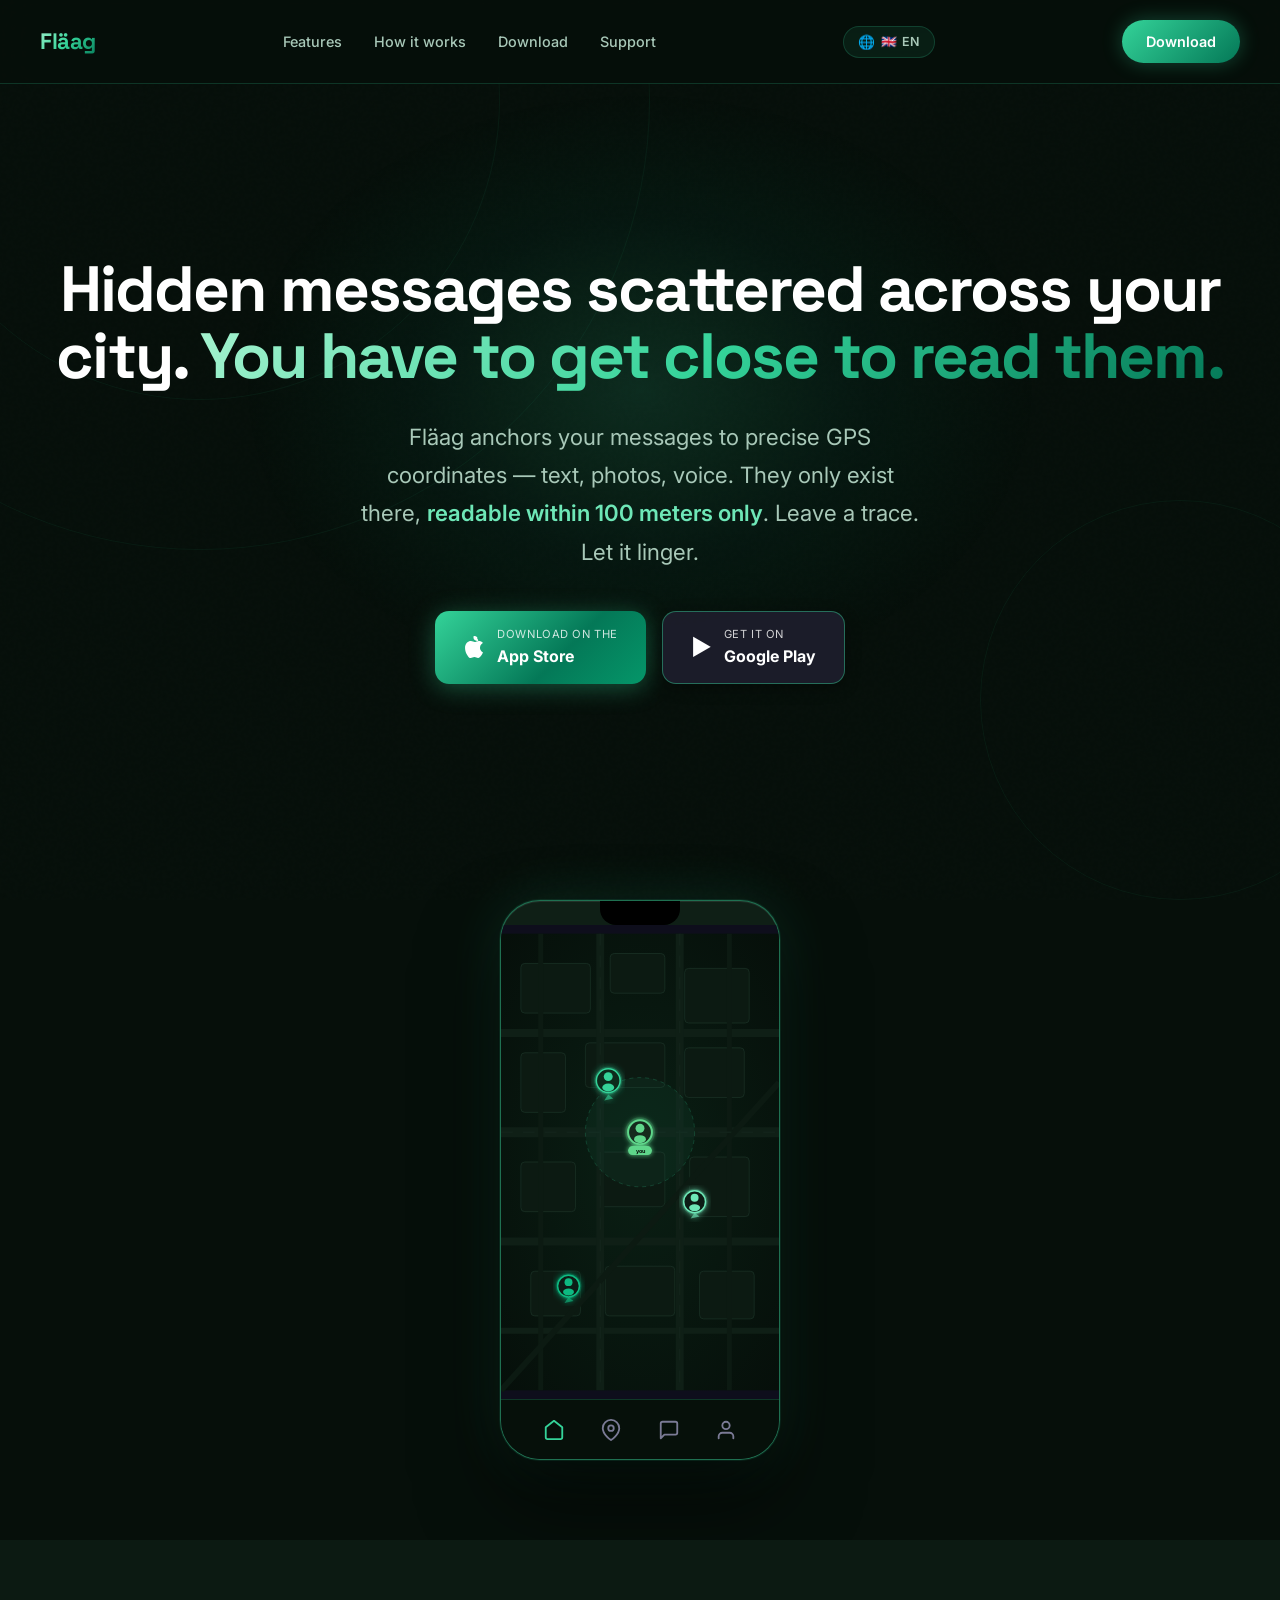
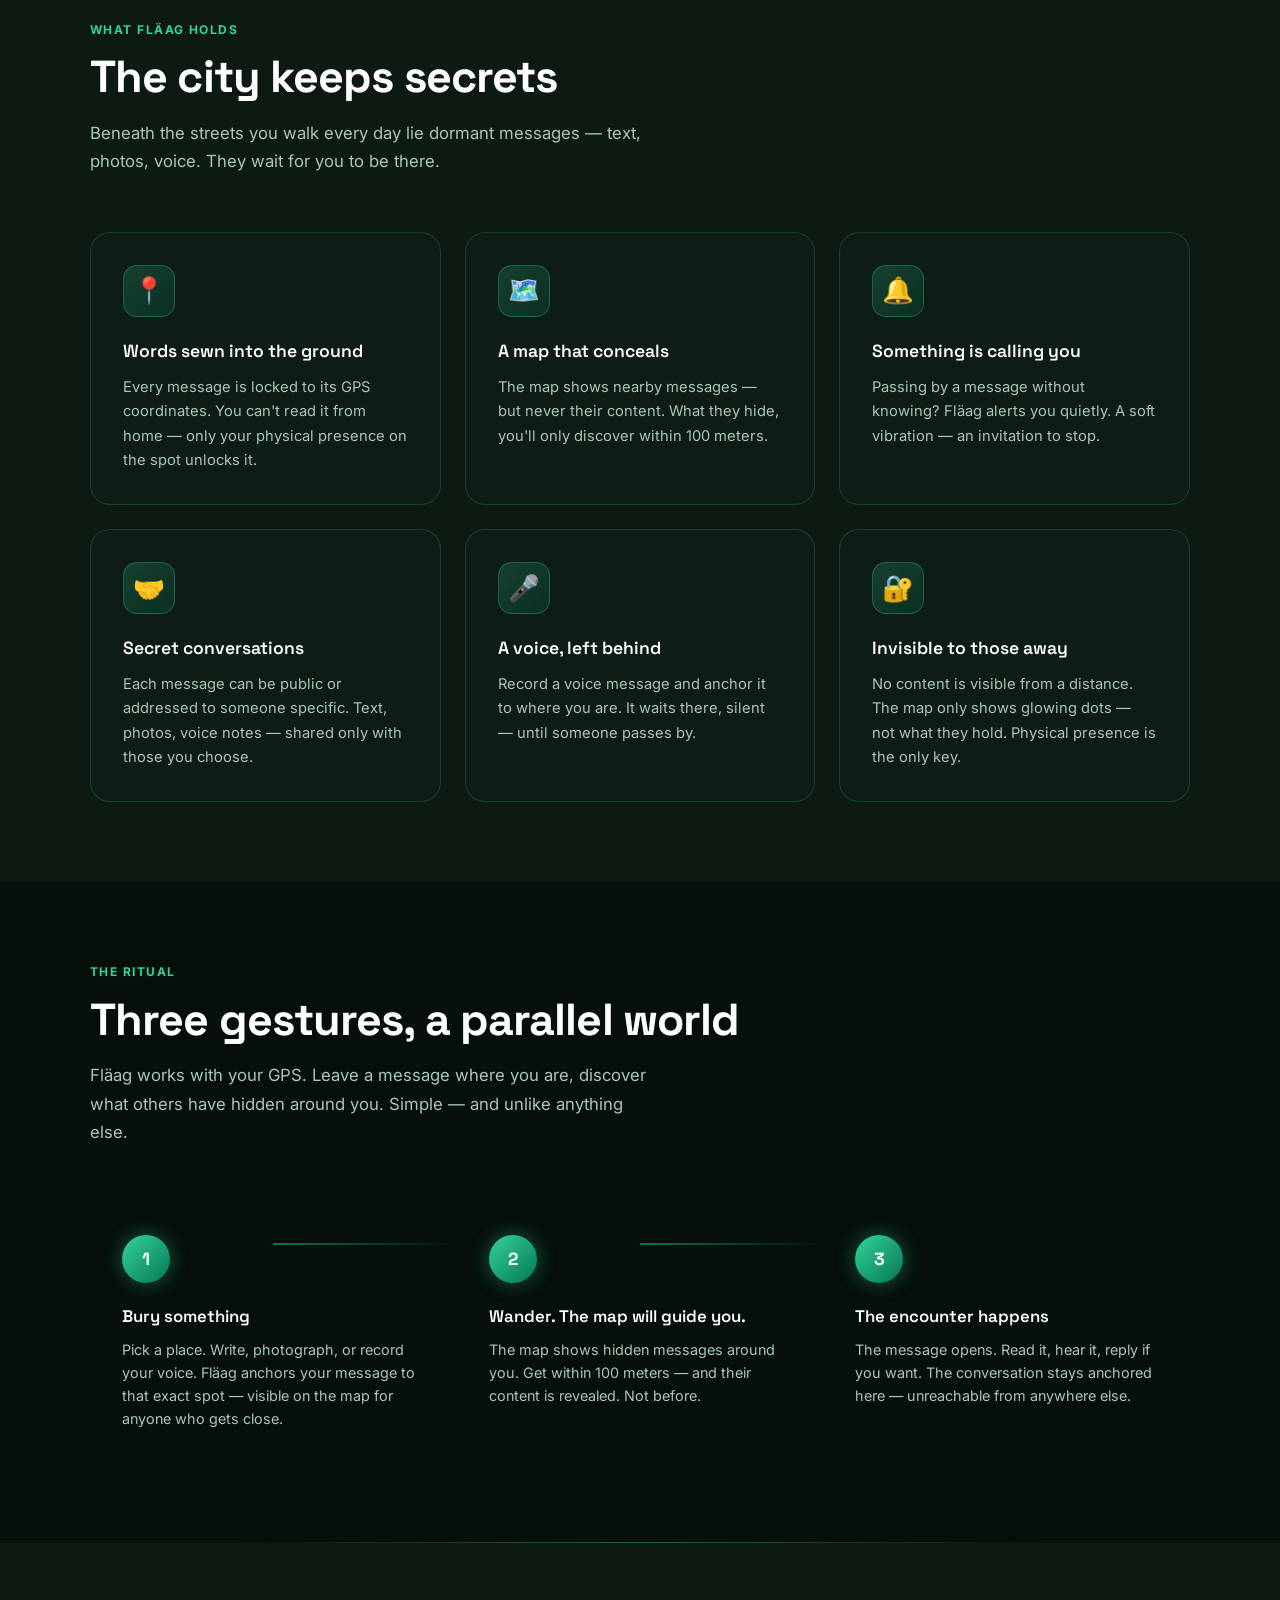
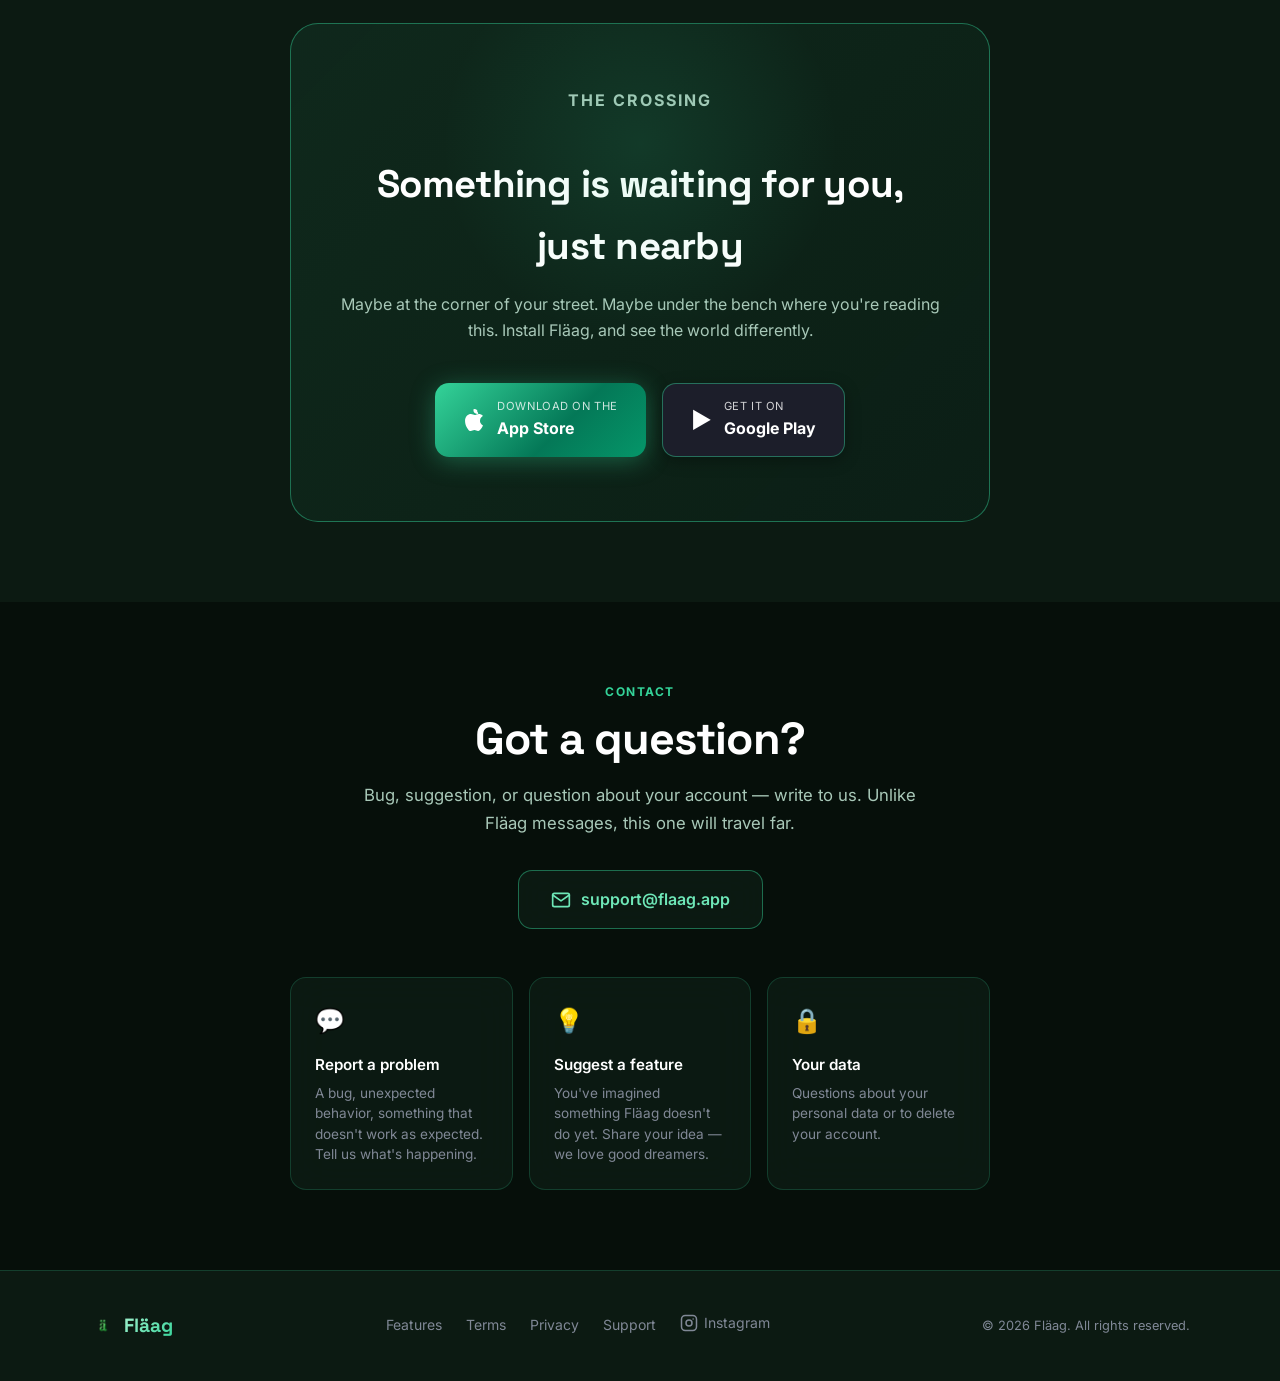
<file: index.html>
<!DOCTYPE html>
<html lang="fr" prefix="og: https://ogp.me/ns#">
<head>
  <meta charset="UTF-8" />
  <meta name="viewport" content="width=device-width, initial-scale=1.0" />

  <!-- ===== PRIMARY SEO ===== -->
  <title>Fläag — Application de messagerie géolocalisée | Messages cachés autour de vous</title>
  <meta name="description" content="Fläag est une application mobile qui vous permet de laisser des messages géolocalisés, lisibles uniquement à moins de 100 mètres. Découvrez des messages cachés autour de vous. Disponible sur iOS et Android." />
  <meta name="keywords" content="application géolocalisée, messagerie géolocalisée, messages cachés, GPS, exploration urbaine, application mobile, flaag, fläag, découverte, messages anonymes, carte interactive, notification proximité" />
  <meta name="author" content="Fläag" />
  <meta name="robots" content="index, follow" />
  <meta name="language" content="French" />
  <meta name="theme-color" content="#34D399" />
  <meta name="mobile-web-app-capable" content="yes" />
  <meta name="apple-mobile-web-app-capable" content="yes" />
  <meta name="apple-mobile-web-app-status-bar-style" content="black-translucent" />
  <meta name="apple-mobile-web-app-title" content="Fläag" />
  <meta name="format-detection" content="telephone=no" />
  <link rel="canonical" href="https://flaag.app/" />
  <link rel="alternate" hreflang="fr" href="https://flaag.app/" />
  <link rel="alternate" hreflang="x-default" href="https://flaag.app/" />

  <!-- ===== OPEN GRAPH ===== -->
  <meta property="og:type" content="website" />
  <meta property="og:site_name" content="Fläag" />
  <meta property="og:title" content="Fläag — Découvrez les messages cachés autour de vous" />
  <meta property="og:description" content="Laissez un message à un endroit précis. Il n'existera que là. Téléchargez Fläag, l'application de messagerie géolocalisée disponible sur iOS et Android." />
  <meta property="og:image" content="https://flaag.app/assets/og-image.png" />
  <meta property="og:image:width" content="1200" />
  <meta property="og:image:height" content="630" />
  <meta property="og:url" content="https://flaag.app/" />
  <meta property="og:locale" content="fr_FR" />

  <!-- ===== TWITTER CARD ===== -->
  <meta name="twitter:card" content="summary_large_image" />
  <meta name="twitter:title" content="Fläag — Messages géolocalisés cachés autour de vous" />
  <meta name="twitter:description" content="Laissez un message à un endroit précis. Il n'existera que là. Découvrez Fläag, l'app de messagerie géolocalisée." />
  <meta name="twitter:image" content="https://flaag.app/assets/og-image.png" />

  <!-- ===== ICONS ===== -->
  <link rel="icon" type="image/png" href="assets/logo%20transparent.png" />
  <link rel="apple-touch-icon" href="assets/logo%20transparent.png" />

  <!-- ===== JSON-LD STRUCTURED DATA ===== -->
  <script type="application/ld+json">
  {
    "@context": "https://schema.org",
    "@graph": [
      {
        "@type": "WebSite",
        "@id": "https://flaag.app/#website",
        "url": "https://flaag.app/",
        "name": "Fläag",
        "description": "Application mobile de messagerie géolocalisée",
        "inLanguage": "fr-FR",
        "potentialAction": {
          "@type": "ViewAction",
          "target": "https://flaag.app/"
        }
      },
      {
        "@type": "MobileApplication",
        "@id": "https://flaag.app/#app",
        "name": "Fläag",
        "description": "Fläag est une application de messagerie géolocalisée. Laissez des messages ancrés à des coordonnées GPS précises, lisibles uniquement à moins de 100 mètres du point de dépôt. Explorez votre ville, découvrez des messages cachés.",
        "url": "https://flaag.app/",
        "image": "https://flaag.app/assets/logo%20transparent.png",
        "applicationCategory": "SocialNetworkingApplication",
        "applicationSubCategory": "Messaging",
        "operatingSystem": "iOS, Android",
        "softwareVersion": "1.0.0",
        "downloadUrl": "https://play.google.com/store/apps/details?id=com.flagapp.app",
        "offers": {
          "@type": "Offer",
          "price": "0",
          "priceCurrency": "EUR"
        },
        "featureList": [
          "Messages géolocalisés",
          "Carte interactive",
          "Notifications de proximité",
          "Messagerie privée",
          "Messages audio",
          "Messages photo"
        ],
        "inLanguage": "fr-FR",
        "author": {
          "@type": "Organization",
          "name": "Fläag",
          "url": "https://flaag.app/"
        }
      },
      {
        "@type": "Organization",
        "@id": "https://flaag.app/#organization",
        "name": "Fläag",
        "url": "https://flaag.app/",
        "logo": "https://flaag.app/assets/logo%20transparent.png",
        "contactPoint": {
          "@type": "ContactPoint",
          "email": "support@flaag.app",
          "contactType": "customer support",
          "availableLanguage": "French"
        }
      }
    ]
  }
  </script>

  <!-- ===== FONTS ===== -->
  <link rel="preconnect" href="https://fonts.googleapis.com" />
  <link rel="preconnect" href="https://fonts.gstatic.com" crossorigin />
  <link href="https://fonts.googleapis.com/css2?family=Inter:wght@300;400;500;600;700;800&family=Space+Grotesk:wght@400;500;600;700&display=swap" rel="stylesheet" />
  <link rel="stylesheet" href="theme.css" />
  <style>
    /* index-specific: nav logo size override */
    .nav-logo img {
      width: 48px;
      height: 48px;
      border-radius: 12px;
    }

    /* ============ LANG TOGGLE ============ */
    .lang-toggle {
      position: relative;
      display: flex;
      align-items: center;
      gap: 6px;
      padding: 7px 14px;
      background: rgba(52, 211, 153, 0.08);
      border: 1px solid var(--border);
      border-radius: 50px;
      color: var(--text-secondary);
      font-size: 0.78rem;
      font-weight: 600;
      font-family: 'Inter', sans-serif;
      letter-spacing: 0.05em;
      cursor: pointer;
      transition: background 0.2s, border-color 0.2s, color 0.2s;
      white-space: nowrap;
    }

    .lang-toggle::before {
      content: '🌐';
      font-size: 0.85rem;
    }

    .lang-toggle:hover {
      background: rgba(52, 211, 153, 0.15);
      border-color: var(--border-glow);
      color: var(--text-primary);
    }

    /* dropdown */
    .lang-dropdown {
      display: none;
      position: absolute;
      top: calc(100% + 10px);
      right: 0;
      background: var(--bg-secondary);
      border: 1px solid var(--border);
      border-radius: 12px;
      overflow: hidden;
      min-width: 130px;
      z-index: 200;
      box-shadow: 0 8px 32px rgba(0,0,0,0.4);
    }

    .lang-toggle-wrap {
      position: relative;
    }

    .lang-toggle-wrap.open .lang-dropdown {
      display: block;
    }

    .lang-option {
      display: block;
      width: 100%;
      padding: 10px 16px;
      background: none;
      border: none;
      color: var(--text-secondary);
      font-size: 0.85rem;
      font-family: 'Inter', sans-serif;
      font-weight: 500;
      text-align: left;
      cursor: pointer;
      transition: background 0.15s, color 0.15s;
    }

    .lang-option:hover {
      background: rgba(52, 211, 153, 0.1);
      color: var(--text-primary);
    }

    .lang-option.active {
      color: var(--violet);
      font-weight: 600;
    }

    /* ============ HERO ============ */
    .hero {
      min-height: 100vh;
      display: flex;
      flex-direction: column;
      align-items: center;
      justify-content: center;
      text-align: center;
      padding: 120px 24px 80px;
      position: relative;
    }

    /* Radial glow background */
    .hero::after {
      content: '';
      position: absolute;
      top: 50%;
      left: 50%;
      transform: translate(-50%, -60%);
      width: 800px;
      height: 600px;
      background: radial-gradient(ellipse, rgba(52, 211, 153, 0.15) 0%, rgba(4, 120, 87, 0.08) 40%, transparent 70%);
      pointer-events: none;
      z-index: 0;
    }

    .hero-badge {
      display: inline-flex;
      align-items: center;
      gap: 8px;
      padding: 6px 16px;
      background: rgba(52, 211, 153, 0.1);
      border: 1px solid var(--border-glow);
      border-radius: 50px;
      font-size: 0.8rem;
      font-weight: 600;
      color: var(--violet-light);
      letter-spacing: 0.05em;
      text-transform: uppercase;
      margin-bottom: 32px;
      position: relative;
      z-index: 1;
    }

    .hero-badge::before {
      content: '';
      width: 6px;
      height: 6px;
      background: var(--success);
      border-radius: 50%;
      animation: pulse 2s infinite;
    }

    @keyframes pulse {
      0%, 100% { opacity: 1; transform: scale(1); }
      50% { opacity: 0.5; transform: scale(1.2); }
    }

    .hero h1 {
      font-family: 'Space Grotesk', sans-serif;
      font-size: clamp(1.8rem, 5vw, 4rem);
      font-weight: 700;
      line-height: 1.05;
      letter-spacing: -0.03em;
      position: relative;
      z-index: 1;
      margin-bottom: 8px;
    }

    .hero h1 .brand {
      background: linear-gradient(135deg, var(--lavender) 0%, var(--violet) 50%, var(--violet-dark) 100%);
      -webkit-background-clip: text;
      -webkit-text-fill-color: transparent;
      background-clip: text;
    }

    .hero-subtitle {
      font-size: clamp(1rem, 2.5vw, 1.4rem);
      color: var(--text-secondary);
      max-width: 560px;
      margin: 20px auto 40px;
      line-height: 1.7;
      font-weight: 400;
      position: relative;
      z-index: 1;
    }

    .hero-subtitle strong {
      color: var(--violet-light);
      font-weight: 600;
    }

    .hero-actions {
      display: flex;
      gap: 16px;
      flex-wrap: wrap;
      justify-content: center;
      position: relative;
      z-index: 1;
    }

    .btn-store {
      display: flex;
      align-items: center;
      gap: 12px;
      padding: 14px 28px;
      background: linear-gradient(135deg, var(--violet) 0%, var(--violet-dark) 60%, var(--violet-deeper) 100%);
      border-radius: 14px;
      text-decoration: none;
      color: #fff;
      font-weight: 600;
      font-size: 0.95rem;
      transition: transform 0.2s, box-shadow 0.2s;
      box-shadow: 0 4px 24px rgba(52, 211, 153, 0.35);
    }

    .btn-store:hover {
      transform: translateY(-2px);
      box-shadow: 0 8px 32px rgba(52, 211, 153, 0.5);
    }

    .btn-store.secondary {
      background: rgba(30, 30, 45, 0.9);
      border: 1px solid var(--border-glow);
      box-shadow: 0 4px 16px rgba(0,0,0,0.3);
    }

    .btn-store.secondary:hover {
      background: rgba(42, 42, 60, 0.9);
      box-shadow: 0 8px 24px rgba(0,0,0,0.4);
    }

    .store-icon {
      font-size: 1.4rem;
      line-height: 1;
      flex-shrink: 0;
      display: flex;
      align-items: center;
    }

    .store-icon svg {
      width: 22px;
      height: 22px;
      flex-shrink: 0;
    }

    .store-text {
      display: flex;
      flex-direction: column;
      align-items: flex-start;
    }

    .store-text span:first-child {
      font-size: 0.7rem;
      opacity: 0.8;
      font-weight: 400;
      text-transform: uppercase;
      letter-spacing: 0.05em;
    }

    .store-text span:last-child {
      font-size: 1rem;
      font-weight: 700;
    }

    /* ============ MOCKUP ============ */
    .mockup-section {
      display: flex;
      justify-content: center;
      padding: 0 24px 80px;
      position: relative;
    }

    .phone-mockup {
      width: 280px;
      height: 560px;
      background: var(--surface);
      border-radius: 40px;
      border: 1.5px solid var(--border-glow);
      box-shadow:
        0 0 0 1px rgba(52, 211, 153, 0.1),
        0 40px 80px rgba(0, 0, 0, 0.6),
        0 0 60px rgba(52, 211, 153, 0.15),
        inset 0 1px 0 rgba(255, 255, 255, 0.08);
      position: relative;
      overflow: hidden;
      display: flex;
      flex-direction: column;
      align-items: center;
    }

    .phone-notch {
      width: 80px;
      height: 24px;
      background: #000;
      border-radius: 0 0 16px 16px;
      margin-top: 0;
      z-index: 2;
    }

    .phone-screen {
      flex: 1;
      width: 100%;
      background: #0e0e1c;
      position: relative;
      overflow: hidden;
    }

    .map-svg {
      position: absolute;
      inset: 0;
      width: 100%;
      height: 100%;
    }

    /* Pins */
    .pin {
      animation: pin-float 3s ease-in-out infinite;
    }
    .pin-a { animation-delay: 0s; }
    .pin-b { animation-delay: 1.2s; }
    .pin-c { animation-delay: 2.1s; }
    .pin-you { animation-delay: 0s; }

    @keyframes pin-float {
      0%, 100% { transform: translateY(0); }
      50% { transform: translateY(-4px); }
    }

    /* Ripple rings */
    .ripple {
      transform-origin: center;
      animation: ripple-out 2.5s ease-out infinite;
    }
    .ripple-a { animation-delay: 0s; }
    .ripple-b { animation-delay: 1.2s; }
    .ripple-c { animation-delay: 2.1s; }
    .ripple-you { animation-delay: 0s; }

    @keyframes ripple-out {
      0%   { opacity: 0.5; r: 6; }
      100% { opacity: 0;   r: 20; }
    }

    .phone-bottom-bar {
      height: 60px;
      width: 100%;
      background: rgba(6, 15, 10, 0.95);
      border-top: 1px solid var(--border);
      display: flex;
      align-items: center;
      justify-content: space-around;
      padding: 0 24px;
    }

    .tab-icon {
      width: 24px;
      height: 24px;
      display: flex;
      flex-direction: column;
      align-items: center;
      justify-content: center;
      gap: 3px;
    }

    .tab-icon-active {
      color: var(--violet);
    }

    /* ============ SECTIONS ============ */
    section {
      padding: 80px 24px;
      position: relative;
      z-index: 1;
    }

    .container {
      max-width: 1100px;
      margin: 0 auto;
    }

    .section-label {
      font-size: 0.75rem;
      font-weight: 700;
      letter-spacing: 0.12em;
      text-transform: uppercase;
      color: var(--violet);
      margin-bottom: 12px;
    }

    .section-title {
      font-family: 'Space Grotesk', sans-serif;
      font-size: clamp(1.8rem, 4vw, 2.8rem);
      font-weight: 700;
      line-height: 1.15;
      letter-spacing: -0.02em;
      margin-bottom: 16px;
    }

    .section-desc {
      font-size: 1.05rem;
      color: var(--text-secondary);
      max-width: 560px;
      line-height: 1.7;
    }

    /* ============ FEATURES ============ */
    #features {
      background: var(--bg-secondary);
    }

    .features-grid {
      display: grid;
      grid-template-columns: repeat(auto-fit, minmax(260px, 1fr));
      gap: 24px;
      margin-top: 56px;
    }

    .feature-card {
      background: var(--surface-glass);
      border: 1px solid var(--border);
      border-radius: 20px;
      padding: 32px;
      backdrop-filter: blur(20px);
      transition: border-color 0.3s, transform 0.3s;
    }

    .feature-card:hover {
      border-color: var(--border-glow);
      transform: translateY(-4px);
    }

    .feature-icon {
      width: 52px;
      height: 52px;
      background: linear-gradient(135deg, rgba(52, 211, 153, 0.2), rgba(4, 120, 87, 0.2));
      border: 1px solid rgba(52, 211, 153, 0.3);
      border-radius: 14px;
      display: flex;
      align-items: center;
      justify-content: center;
      font-size: 1.6rem;
      margin-bottom: 20px;
    }

    .feature-card h3 {
      font-family: 'Space Grotesk', sans-serif;
      font-size: 1.1rem;
      font-weight: 600;
      margin-bottom: 10px;
      color: var(--text-primary);
    }

    .feature-card p {
      font-size: 0.92rem;
      color: var(--text-secondary);
      line-height: 1.65;
    }

    /* ============ HOW IT WORKS ============ */
    .steps {
      display: grid;
      grid-template-columns: repeat(auto-fit, minmax(240px, 1fr));
      gap: 0;
      margin-top: 56px;
      position: relative;
    }

    .step {
      display: flex;
      flex-direction: column;
      align-items: flex-start;
      padding: 32px;
      position: relative;
    }

    .step::after {
      content: '';
      position: absolute;
      right: 0;
      top: 40px;
      height: 2px;
      width: 50%;
      background: linear-gradient(90deg, var(--violet-dark), transparent);
    }

    .step:last-child::after {
      display: none;
    }

    .step-number {
      width: 48px;
      height: 48px;
      border-radius: 50%;
      background: linear-gradient(135deg, var(--violet), var(--violet-dark));
      display: flex;
      align-items: center;
      justify-content: center;
      font-family: 'Space Grotesk', sans-serif;
      font-weight: 700;
      font-size: 1.1rem;
      margin-bottom: 20px;
      box-shadow: 0 0 20px rgba(52, 211, 153, 0.4);
    }

    .step h3 {
      font-family: 'Space Grotesk', sans-serif;
      font-weight: 600;
      font-size: 1.05rem;
      margin-bottom: 8px;
    }

    .step p {
      font-size: 0.9rem;
      color: var(--text-secondary);
      line-height: 1.6;
    }

    /* ============ DIVIDER ============ */
    .divider {
      height: 1px;
      background: linear-gradient(90deg, transparent, var(--border-glow), transparent);
      margin: 0 auto;
      max-width: 800px;
    }

    /* ============ DOWNLOAD SECTION ============ */
    #download {
      background: var(--bg-secondary);
      text-align: center;
    }

    .download-card {
      background: linear-gradient(135deg, rgba(52, 211, 153, 0.08) 0%, rgba(4, 120, 87, 0.05) 100%);
      border: 1px solid var(--border-glow);
      border-radius: 28px;
      padding: 64px 40px;
      max-width: 700px;
      margin: 0 auto;
      position: relative;
      overflow: hidden;
    }

    .download-card::before {
      content: '';
      position: absolute;
      top: -80px;
      left: 50%;
      transform: translateX(-50%);
      width: 400px;
      height: 400px;
      background: radial-gradient(ellipse, rgba(52, 211, 153, 0.12) 0%, transparent 70%);
      pointer-events: none;
    }

    .download-card h2 {
      font-family: 'Space Grotesk', sans-serif;
      font-size: clamp(1.6rem, 3.5vw, 2.4rem);
      font-weight: 700;
      margin-bottom: 16px;
      letter-spacing: -0.02em;
    }

    .download-card p {
      color: var(--text-secondary);
      margin-bottom: 40px;
      font-size: 1rem;
    }

    .download-buttons {
      display: flex;
      gap: 16px;
      justify-content: center;
      flex-wrap: wrap;
    }

    /* ============ SUPPORT ============ */
    #support {
      text-align: center;
    }

    .support-content {
      max-width: 560px;
      margin: 0 auto;
    }

    .support-email {
      display: inline-flex;
      align-items: center;
      gap: 10px;
      margin-top: 32px;
      padding: 16px 32px;
      background: var(--surface-glass);
      border: 1px solid var(--border-glow);
      border-radius: 14px;
      backdrop-filter: blur(20px);
      color: var(--violet-light);
      text-decoration: none;
      font-weight: 600;
      font-size: 1rem;
      transition: all 0.2s;
    }

    .support-email:hover {
      background: rgba(52, 211, 153, 0.1);
      transform: translateY(-2px);
      box-shadow: 0 8px 24px rgba(52, 211, 153, 0.2);
    }

    .support-cards {
      display: grid;
      grid-template-columns: repeat(auto-fit, minmax(200px, 1fr));
      gap: 16px;
      margin-top: 48px;
      max-width: 700px;
      margin-left: auto;
      margin-right: auto;
    }

    .support-card {
      background: var(--surface-glass);
      border: 1px solid var(--border);
      border-radius: 16px;
      padding: 24px;
      backdrop-filter: blur(20px);
      text-align: left;
    }

    .support-card .icon {
      font-size: 1.5rem;
      margin-bottom: 12px;
    }

    .support-card h4 {
      font-size: 0.95rem;
      font-weight: 600;
      margin-bottom: 6px;
    }

    .support-card p {
      font-size: 0.85rem;
      color: var(--text-muted);
      line-height: 1.5;
    }

    /* ============ FOOTER ============ */
    /* ============ RESPONSIVE ============ */
    @media (max-width: 768px) {
      /* Nav */
      nav {
        padding: 14px 20px;
      }
      .nav-links {
        display: none;
      }

      /* Hero */
      .hero {
        padding: 88px 20px 56px;
        min-height: auto;
      }
      .hero-badge {
        font-size: 0.72rem;
        padding: 5px 14px;
        margin-bottom: 24px;
      }
      .hero-subtitle {
        margin: 16px auto 32px;
        padding: 0 4px;
      }
      .hero-actions {
        flex-direction: column;
        align-items: stretch;
        width: 100%;
        max-width: 320px;
        gap: 12px;
      }
      .btn-store {
        justify-content: center;
        padding: 14px 20px;
      }

      /* Mockup */
      .mockup-section {
        padding: 0 24px 56px;
      }
      .phone-mockup {
        width: 240px;
        height: 460px;
      }

      /* Sections */
      section {
        padding: 56px 20px;
      }
      .section-title {
        font-size: clamp(1.6rem, 6vw, 2.2rem);
      }
      .section-desc {
        font-size: 0.97rem;
      }

      /* Features */
      .features-grid {
        grid-template-columns: 1fr;
        gap: 16px;
        margin-top: 36px;
      }
      .feature-card {
        padding: 24px;
      }

      /* Steps */
      .steps {
        grid-template-columns: 1fr;
        margin-top: 36px;
      }
      .step {
        padding: 24px 20px;
        border-bottom: 1px solid var(--border);
      }
      .step:last-child {
        border-bottom: none;
      }
      .step::after {
        display: none;
      }
      .step-number {
        width: 40px;
        height: 40px;
        font-size: 1rem;
        margin-bottom: 16px;
      }

      /* Download */
      .download-card {
        padding: 40px 20px;
        border-radius: 20px;
      }
      .download-buttons {
        flex-direction: column;
        align-items: stretch;
        gap: 12px;
      }
      .download-buttons .btn-store {
        justify-content: center;
      }

      /* Support */
      .support-email {
        width: 100%;
        justify-content: center;
        padding: 14px 20px;
        font-size: 0.92rem;
      }
      .support-cards {
        grid-template-columns: 1fr;
        gap: 12px;
        margin-top: 32px;
      }

    }

    @media (max-width: 400px) {
      .hero h1 {
        font-size: 1.6rem;
        letter-spacing: -0.02em;
      }
      .nav-logo-text {
        font-size: 1.2rem;
      }
      .phone-mockup {
        width: 210px;
        height: 400px;
      }
    }

    /* ============ HERO APP ICON ============ */
    .hero-app-icon {
      width: 140px;
      height: 140px;
      border-radius: 32px;
      margin-bottom: 28px;
      position: relative;
      z-index: 1;
      box-shadow:
        0 0 0 1px rgba(52, 211, 153, 0.3),
        0 20px 60px rgba(0, 0, 0, 0.5),
        0 0 40px rgba(52, 211, 153, 0.2);
    }

    /* ============ TOPOGRAPHIC LINES (decorative) ============ */
    .topo-bg {
      position: absolute;
      inset: 0;
      overflow: hidden;
      pointer-events: none;
      z-index: 0;
    }

    .topo-ring {
      position: absolute;
      border-radius: 50%;
      border: 1px solid rgba(52, 211, 153, 0.06);
    }
  </style>
</head>
<body>

  <!-- NAV -->
  <nav aria-label="Navigation principale">
    <a href="#" class="nav-logo" aria-label="Fläag — accueil">
      <span class="nav-logo-text">Fläag</span>
    </a>
    <ul class="nav-links">
      <li><a href="#features" data-i18n="nav.features">Fonctionnalités</a></li>
      <li><a href="#how" data-i18n="nav.how">Comment ça marche</a></li>
      <li><a href="#download" data-i18n="nav.download">Télécharger</a></li>
      <li><a href="#support" data-i18n="nav.support">Support</a></li>
    </ul>
    <div class="lang-toggle-wrap" id="lang-toggle-wrap">
      <button class="lang-toggle" id="lang-toggle" aria-label="Switch language" aria-expanded="false" aria-haspopup="listbox">FR</button>
      <div class="lang-dropdown" role="listbox" id="lang-dropdown">
        <button class="lang-option active" data-lang="fr" role="option">🇫🇷 Français</button>
        <button class="lang-option" data-lang="en" role="option">🇬🇧 English</button>
        <button class="lang-option" data-lang="es" role="option">🇪🇸 Español</button>
        <button class="lang-option" data-lang="pt" role="option">🇧🇷 Português</button>
        <button class="lang-option" data-lang="it" role="option">🇮🇹 Italiano</button>
        <button class="lang-option" data-lang="de" role="option">🇩🇪 Deutsch</button>
      </div>
    </div>
    <a href="#download" class="nav-cta" data-i18n="nav.download">Télécharger</a>
  </nav>

  <main id="main-content">

  <!-- HERO -->
  <section class="hero" id="hero" aria-label="Présentation de Fläag">
    <div class="topo-bg">
      <div class="topo-ring" style="width:600px;height:600px;top:-200px;left:-100px;"></div>
      <div class="topo-ring" style="width:900px;height:900px;top:-350px;left:-250px;"></div>
      <div class="topo-ring" style="width:400px;height:400px;bottom:0;right:-100px;"></div>
    </div>

    <h1 data-i18n-html="hero.h1">Le monde regorge d'histoires. <span class="brand">Encore faut-il s'en approcher</span></h1>

    <p class="hero-subtitle" data-i18n-html="hero.subtitle">
      Des messages enfouis dans le tissu du monde réel, invisibles, silencieux,
      attendant que <strong>quelqu'un passe</strong>. Déposez une trace. Laissez-la veiller.
    </p>

    <div class="hero-actions">
      <a href="https://apps.apple.com/us/app/flaag/id6763296658" target="_blank" rel="noopener noreferrer" class="btn-store">
        <span class="store-icon"><svg xmlns="http://www.w3.org/2000/svg" viewBox="0 0 814 1000" width="22" height="22" fill="currentColor" style="width:22px;height:22px;flex-shrink:0"><path d="M788.1 340.9c-5.8 4.5-108.2 62.2-108.2 190.5 0 148.4 130.3 200.9 134.2 202.2-.6 3.2-20.7 71.9-68.7 141.9-42.8 61.6-87.5 123.1-155.5 123.1s-85.5-39.5-164-39.5c-76 0-103.7 40.8-165.9 40.8s-105-37.5-155.5-127.4C46 790.7 0 663 0 541.8c0-207.5 135.4-317.3 267.7-317.3 70.2 0 128.7 46.1 172.6 46.1 42.7 0 109.5-48.7 189.2-48.7 28.8 0 108.5 4.8 169.3 67.3z"/><path d="M554.1 54.3C517.6 18.1 466.5 0 415.4 0c-5.8 0-11.7.4-17.5 1.3-1.2.2-2.5.3-3.8.3-27.2 62.5-5.8 138.7 46.3 179.4 40.1 31 93.4 49.8 142.5 49.8 3 0 5.9-.1 8.8-.3 2-.1 4-.2 5.9-.2 1.5-30.1-6.9-79.9-43.5-116z"/></svg></span>
        <span class="store-text">
          <span data-i18n="hero.appstore_pre">Télécharger sur l'</span>
          <span>App Store</span>
        </span>
      </a>

      <a href="https://play.google.com/store/apps/details?id=com.flagapp.app" target="_blank" rel="noopener noreferrer" class="btn-store secondary">
        <span class="store-icon">&#9654;</span>
        <span class="store-text">
          <span data-i18n="hero.gplay_pre">Disponible sur</span>
          <span>Google Play</span>
        </span>
      </a>
    </div>
  </section>

  <!-- PHONE MOCKUP -->
  <div class="mockup-section">
    <div class="phone-mockup">
      <div class="phone-notch"></div>
      <div class="phone-screen">
        <svg class="map-svg" viewBox="0 0 280 460" xmlns="http://www.w3.org/2000/svg">
          <defs>
            <radialGradient id="bgGrad" cx="50%" cy="50%" r="70%">
              <stop offset="0%" stop-color="#0a1f14"/>
              <stop offset="100%" stop-color="#060f0a"/>
            </radialGradient>
            <filter id="glow-violet">
              <feGaussianBlur stdDeviation="3" result="blur"/>
              <feMerge><feMergeNode in="blur"/><feMergeNode in="SourceGraphic"/></feMerge>
            </filter>
            <filter id="glow-green">
              <feGaussianBlur stdDeviation="2.5" result="blur"/>
              <feMerge><feMergeNode in="blur"/><feMergeNode in="SourceGraphic"/></feMerge>
            </filter>
          </defs>

          <!-- Background -->
          <rect width="280" height="460" fill="url(#bgGrad)"/>

          <!-- Blocs / pâtés de maisons -->
          <rect x="20"  y="30"  width="70" height="50" rx="4" fill="#0c1a12" stroke="#1a3025" stroke-width="0.8"/>
          <rect x="110" y="20"  width="55" height="40" rx="4" fill="#0c1a12" stroke="#1a3025" stroke-width="0.8"/>
          <rect x="185" y="35"  width="65" height="55" rx="4" fill="#0c1a12" stroke="#1a3025" stroke-width="0.8"/>
          <rect x="20"  y="120" width="45" height="60" rx="4" fill="#0c1a12" stroke="#1a3025" stroke-width="0.8"/>
          <rect x="85"  y="110" width="80" height="45" rx="4" fill="#0c1a12" stroke="#1a3025" stroke-width="0.8"/>
          <rect x="185" y="115" width="60" height="50" rx="4" fill="#0c1a12" stroke="#1a3025" stroke-width="0.8"/>
          <rect x="20"  y="230" width="55" height="50" rx="4" fill="#0c1a12" stroke="#1a3025" stroke-width="0.8"/>
          <rect x="100" y="220" width="65" height="55" rx="4" fill="#0c1a12" stroke="#1a3025" stroke-width="0.8"/>
          <rect x="190" y="225" width="60" height="60" rx="4" fill="#0c1a12" stroke="#1a3025" stroke-width="0.8"/>
          <rect x="30"  y="340" width="50" height="45" rx="4" fill="#0c1a12" stroke="#1a3025" stroke-width="0.8"/>
          <rect x="105" y="335" width="70" height="50" rx="4" fill="#0c1a12" stroke="#1a3025" stroke-width="0.8"/>
          <rect x="200" y="340" width="55" height="48" rx="4" fill="#0c1a12" stroke="#1a3025" stroke-width="0.8"/>

          <!-- Rues horizontales -->
          <line x1="0" y1="100" x2="280" y2="100" stroke="#0f1f16" stroke-width="8"/>
          <line x1="0" y1="200" x2="280" y2="200" stroke="#0f1f16" stroke-width="10"/>
          <line x1="0" y1="310" x2="280" y2="310" stroke="#0f1f16" stroke-width="8"/>
          <line x1="0" y1="400" x2="280" y2="400" stroke="#0f1f16" stroke-width="6"/>

          <!-- Rues verticales -->
          <line x1="100" y1="0" x2="100" y2="460" stroke="#0f1f16" stroke-width="8"/>
          <line x1="180" y1="0" x2="180" y2="460" stroke="#0f1f16" stroke-width="8"/>
          <line x1="40"  y1="0" x2="40"  y2="460" stroke="#0c1a12" stroke-width="5"/>
          <line x1="230" y1="0" x2="230" y2="460" stroke="#0c1a12" stroke-width="5"/>

          <!-- Rue diagonale (boulevard) -->
          <line x1="0" y1="460" x2="280" y2="150" stroke="#0c1a12" stroke-width="6"/>

          <!-- Marquages routiers (pointillés) -->
          <line x1="0" y1="200" x2="280" y2="200" stroke="#12231a" stroke-width="1.5" stroke-dasharray="12 10"/>
          <line x1="100" y1="0" x2="100" y2="460" stroke="#12231a" stroke-width="1.5" stroke-dasharray="12 10"/>
          <line x1="180" y1="0" x2="180" y2="460" stroke="#12231a" stroke-width="1.5" stroke-dasharray="12 10"/>

          <!-- Zone de proximité (cercle autour du "vous") -->
          <circle cx="140" cy="200" r="55" fill="rgba(52,211,153,0.05)" stroke="rgba(52,211,153,0.2)" stroke-width="1" stroke-dasharray="4 4"/>

          <!-- Ripples -->
          <circle class="ripple ripple-a" cx="108" cy="148" r="6" fill="none" stroke="#34D399" stroke-width="1.2"/>
          <circle class="ripple ripple-b" cx="195" cy="270" r="6" fill="none" stroke="#6EE7B7" stroke-width="1.2"/>
          <circle class="ripple ripple-c" cx="68"  cy="355" r="6" fill="none" stroke="#34D399" stroke-width="1.2"/>
          <circle class="ripple ripple-you" cx="140" cy="200" r="6" fill="none" stroke="#5FD68A" stroke-width="1.5"/>

          <!-- Avatar A -->
          <g class="pin pin-a" filter="url(#glow-violet)">
            <circle cx="108" cy="148" r="14" fill="rgba(52,211,153,0.2)"/>
            <circle cx="108" cy="148" r="12" fill="#0d2a1c" stroke="#34D399" stroke-width="1.5"/>
            <circle cx="108" cy="144" r="4.5" fill="#34D399"/>
            <ellipse cx="108" cy="155" rx="6" ry="4" fill="#34D399"/>
            <!-- tail du message -->
            <polygon points="108,162 104,168 113,166" fill="#34D399" opacity="0.6"/>
          </g>

          <!-- Avatar B -->
          <g class="pin pin-b" filter="url(#glow-violet)">
            <circle cx="195" cy="270" r="13" fill="rgba(110,231,183,0.2)"/>
            <circle cx="195" cy="270" r="11" fill="#0c1f15" stroke="#6EE7B7" stroke-width="1.5"/>
            <circle cx="195" cy="266" r="4" fill="#6EE7B7"/>
            <ellipse cx="195" cy="276" rx="5.5" ry="3.5" fill="#6EE7B7"/>
            <polygon points="195,281 191,287 200,285" fill="#6EE7B7" opacity="0.6"/>
          </g>

          <!-- Avatar C -->
          <g class="pin pin-c" filter="url(#glow-violet)">
            <circle cx="68" cy="355" r="13" fill="rgba(16,185,129,0.2)"/>
            <circle cx="68" cy="355" r="11" fill="#0c1a12" stroke="#10B981" stroke-width="1.5"/>
            <circle cx="68" cy="351" r="4" fill="#10B981"/>
            <ellipse cx="68" cy="361" rx="5.5" ry="3.5" fill="#10B981"/>
            <polygon points="68,366 64,372 73,370" fill="#10B981" opacity="0.6"/>
          </g>

          <!-- Avatar "vous" (vert) -->
          <g class="pin pin-you" filter="url(#glow-green)">
            <circle cx="140" cy="200" r="15" fill="rgba(95,214,138,0.15)"/>
            <circle cx="140" cy="200" r="12" fill="#122a1e" stroke="#5FD68A" stroke-width="2"/>
            <circle cx="140" cy="196" r="4.5" fill="#5FD68A"/>
            <ellipse cx="140" cy="207" rx="6" ry="4" fill="#5FD68A"/>
            <!-- badge "vous" -->
            <rect x="128" y="214" width="24" height="9" rx="4.5" fill="#5FD68A"/>
            <text x="140" y="221" text-anchor="middle" font-size="5.5" fill="#060f0a" font-family="Inter,sans-serif" font-weight="700" data-i18n="map.you">vous</text>
          </g>
        </svg>
      </div>
      <div class="phone-bottom-bar">
        <svg width="22" height="22" viewBox="0 0 24 24" fill="none" stroke="#34D399" stroke-width="2" stroke-linecap="round" stroke-linejoin="round"><path d="M3 9l9-7 9 7v11a2 2 0 0 1-2 2H5a2 2 0 0 1-2-2z"></path></svg>
        <svg width="22" height="22" viewBox="0 0 24 24" fill="none" stroke="#7A7A95" stroke-width="2" stroke-linecap="round" stroke-linejoin="round"><path d="M21 10c0 7-9 13-9 13s-9-6-9-13a9 9 0 0 1 18 0z"></path><circle cx="12" cy="10" r="3"></circle></svg>
        <svg width="22" height="22" viewBox="0 0 24 24" fill="none" stroke="#7A7A95" stroke-width="2" stroke-linecap="round" stroke-linejoin="round"><path d="M21 15a2 2 0 0 1-2 2H7l-4 4V5a2 2 0 0 1 2-2h14a2 2 0 0 1 2 2z"></path></svg>
        <svg width="22" height="22" viewBox="0 0 24 24" fill="none" stroke="#7A7A95" stroke-width="2" stroke-linecap="round" stroke-linejoin="round"><path d="M20 21v-2a4 4 0 0 0-4-4H8a4 4 0 0 0-4 4v2"></path><circle cx="12" cy="7" r="4"></circle></svg>
      </div>
    </div>
  </div>

  <!-- FEATURES -->
  <section id="features" aria-label="Fonctionnalités de Fläag">
    <div class="container">
      <p class="section-label fade-in" data-i18n="features.label">Ce que recèle Fläag</p>
      <h2 class="section-title fade-in" data-i18n="features.title">La ville garde des secrets</h2>
      <p class="section-desc fade-in" data-i18n="features.desc">Sous les rues que vous arpentez chaque jour sommeillent des voix, des images, des aveux. Il suffit d'être là.</p>

      <div class="features-grid">
        <div class="feature-card fade-in">
          <div class="feature-icon">&#x1F4CD;</div>
          <h3 data-i18n="features.f1.title">Mots cousus au sol</h3>
          <p data-i18n="features.f1.desc">Un message n'existe qu'à l'endroit où il est né. La distance le tait. Seule votre présence le fait parler.</p>
        </div>
        <div class="feature-card fade-in">
          <div class="feature-icon">&#x1F5FA;&#xFE0F;</div>
          <h3 data-i18n="features.f2.title">Une carte qui dissimule</h3>
          <p data-i18n="features.f2.desc">Les points brillent sur la carte comme des braises sous la cendre. Ce qu'ils contiennent, vous ne le saurez qu'en vous approchant.</p>
        </div>
        <div class="feature-card fade-in">
          <div class="feature-icon">&#x1F514;</div>
          <h3 data-i18n="features.f3.title">Quelque chose vous appelle</h3>
          <p data-i18n="features.f3.desc">Quand vous frôlez un message sans le savoir, Fläag murmure. Une vibration légère — une invitation.</p>
        </div>
        <div class="feature-card fade-in">
          <div class="feature-icon">&#x1F91D;</div>
          <h3 data-i18n="features.f4.title">Conversations secrètes</h3>
          <p data-i18n="features.f4.desc">Certains mots ne sont pas pour tout le monde. Photos, voix, confidences — partagés avec ceux que vous avez choisis.</p>
        </div>
        <div class="feature-card fade-in">
          <div class="feature-icon">&#x1F3A4;</div>
          <h3 data-i18n="features.f5.title">La voix, restée là</h3>
          <p data-i18n="features.f5.desc">Enregistrez. Laissez votre souffle accroché à un carrefour, un banc, une fenêtre. Quelqu'un l'entendra, un jour.</p>
        </div>
        <div class="feature-card fade-in">
          <div class="feature-icon">&#x1F510;</div>
          <h3 data-i18n="features.f6.title">Invisible aux absents</h3>
          <p data-i18n="features.f6.desc">La carte ne trahit rien. Aucun contenu n'est exposé à distance. Les secrets ne s'ouvrent qu'aux présents.</p>
        </div>
      </div>
    </div>
  </section>

  <!-- HOW IT WORKS -->
  <section id="how" aria-label="Comment fonctionne Fläag">
    <div class="container">
      <p class="section-label fade-in" data-i18n="how.label">Le rituel</p>
      <h2 class="section-title fade-in" data-i18n="how.title">Trois gestes, un monde parallèle</h2>
      <p class="section-desc fade-in" data-i18n="how.desc">Fläag n'est pas compliqué. Il est juste différent — ancré dans le monde d'avant les écrans, celui où les lieux avaient de la mémoire.</p>

      <div class="steps">
        <div class="step fade-in">
          <div class="step-number">1</div>
          <h3 data-i18n="how.s1.title">Enfouissez quelque chose</h3>
          <p data-i18n="how.s1.desc">Choisissez un endroit qui compte. Écrivez, photographiez, enregistrez. Laissez-le là, comme une lettre sans destinataire — ou avec un seul.</p>
        </div>
        <div class="step fade-in">
          <div class="step-number">2</div>
          <h3 data-i18n="how.s2.title">Errez. La carte vous guidera</h3>
          <p data-i18n="how.s2.desc">Des lueurs sur la carte signalent des présences. Ce sont des messages qui dorment, à moins de cent mètres, attendant que vous soyez là.</p>
        </div>
        <div class="step fade-in">
          <div class="step-number">3</div>
          <h3 data-i18n="how.s3.title">La rencontre a lieu</h3>
          <p data-i18n="how.s3.desc">Le message s'éveille. Vous le lisez, vous l'entendez. Peut-être que vous répondez. Une conversation naît — liée à ce lieu pour toujours.</p>
        </div>
      </div>
    </div>
  </section>

  <div class="divider"></div>

  <!-- DOWNLOAD -->
  <section id="download" aria-label="Télécharger l'application Fläag">
    <div class="container">
      <div class="download-card fade-in">
        <p class="section-label" style="text-align:center" data-i18n="dl.label">Le passage</p>
        <h2 data-i18n-html="dl.title">Quelque chose vous attend,<br/>tout près d'ici</h2>
        <p data-i18n="dl.desc">Peut-être à l'angle de votre rue. Peut-être sous le banc où vous lisez ceci. Installez Fläag, et regardez le monde autrement.</p>
        <div class="download-buttons">
          <a href="https://apps.apple.com/us/app/flaag/id6763296658" target="_blank" rel="noopener noreferrer" class="btn-store" data-i18n-aria="dl.appstore_aria">
            <span class="store-icon"><svg xmlns="http://www.w3.org/2000/svg" viewBox="0 0 814 1000" width="22" height="22" fill="currentColor" style="width:22px;height:22px;flex-shrink:0"><path d="M788.1 340.9c-5.8 4.5-108.2 62.2-108.2 190.5 0 148.4 130.3 200.9 134.2 202.2-.6 3.2-20.7 71.9-68.7 141.9-42.8 61.6-87.5 123.1-155.5 123.1s-85.5-39.5-164-39.5c-76 0-103.7 40.8-165.9 40.8s-105-37.5-155.5-127.4C46 790.7 0 663 0 541.8c0-207.5 135.4-317.3 267.7-317.3 70.2 0 128.7 46.1 172.6 46.1 42.7 0 109.5-48.7 189.2-48.7 28.8 0 108.5 4.8 169.3 67.3z"/><path d="M554.1 54.3C517.6 18.1 466.5 0 415.4 0c-5.8 0-11.7.4-17.5 1.3-1.2.2-2.5.3-3.8.3-27.2 62.5-5.8 138.7 46.3 179.4 40.1 31 93.4 49.8 142.5 49.8 3 0 5.9-.1 8.8-.3 2-.1 4-.2 5.9-.2 1.5-30.1-6.9-79.9-43.5-116z"/></svg></span>
            <span class="store-text">
              <span data-i18n="hero.appstore_pre">Télécharger sur l'</span>
              <span>App Store</span>
            </span>
          </a>
          <a href="https://play.google.com/store/apps/details?id=com.flagapp.app" target="_blank" rel="noopener noreferrer" class="btn-store secondary" data-i18n-aria="dl.gplay_aria">
            <span class="store-icon">&#9654;</span>
            <span class="store-text">
              <span data-i18n="hero.gplay_pre">Disponible sur</span>
              <span>Google Play</span>
            </span>
          </a>
        </div>
      </div>
    </div>
  </section>

  <!-- SUPPORT -->
  <section id="support" aria-label="Support et contact">
    <div class="container">
      <div class="support-content">
        <p class="section-label fade-in" data-i18n="support.label">Contact</p>
        <h2 class="section-title fade-in" data-i18n="support.title">On est là, quelque part</h2>
        <p class="section-desc fade-in" style="margin: 0 auto;" data-i18n="support.desc">
          Une question, un doute, une idée à murmurer ? Écrivez-nous. Contrairement aux messages Fläag, celui-ci voyagera loin.
        </p>
        <a href="mailto:support@flaag.app" class="support-email fade-in">
          <svg width="20" height="20" viewBox="0 0 24 24" fill="none" stroke="currentColor" stroke-width="2" stroke-linecap="round" stroke-linejoin="round"><path d="M4 4h16c1.1 0 2 .9 2 2v12c0 1.1-.9 2-2 2H4c-1.1 0-2-.9-2-2V6c0-1.1.9-2 2-2z"></path><polyline points="22,6 12,13 2,6"></polyline></svg>
          support@flaag.app
        </a>
      </div>

      <div class="support-cards">
        <div class="support-card fade-in">
          <div class="icon">&#x1F4AC;</div>
          <h4 data-i18n="support.c1.title">Quelque chose cloche</h4>
          <p data-i18n="support.c1.desc">Un bug, un comportement étrange, un silence là où il ne devrait pas y en avoir. Dites-le nous.</p>
        </div>
        <div class="support-card fade-in">
          <div class="icon">&#x1F4A1;</div>
          <h4 data-i18n="support.c2.title">Une idée vous hante</h4>
          <p data-i18n="support.c2.desc">Vous avez imaginé quelque chose que Fläag ne fait pas encore. Nous écoutons les rêveurs.</p>
        </div>
        <div class="support-card fade-in">
          <div class="icon">&#x1F512;</div>
          <h4 data-i18n="support.c3.title">Vos traces vous appartiennent</h4>
          <p data-i18n="support.c3.desc">Questions sur vos données, votre empreinte, la suppression de votre compte.</p>
        </div>
      </div>
    </div>
  </section>

  </main>

  <!-- FOOTER -->
  <footer aria-label="Pied de page">
    <div class="footer-inner">
      <div class="footer-logo">
        <img src="assets/logo%20transparent.png" alt="Logo Fläag" width="32" height="32" loading="lazy" />
        <span class="footer-logo-text">Fläag</span>
      </div>
      <ul class="footer-links">
        <li><a href="#features" data-i18n="nav.features">Fonctionnalités</a></li>
        <li><a href="cgu.html" data-i18n="footer.terms">CGU</a></li>
        <li><a href="cgu.html#confidentialite" data-i18n="footer.privacy">Confidentialité</a></li>
        <li><a href="mailto:support@flaag.app" data-i18n="nav.support">Contact</a></li>
        <li><a href="https://www.instagram.com/flaag.app" target="_blank" rel="noopener noreferrer" aria-label="Instagram" style="display:inline-flex;align-items:center;gap:6px;"><svg xmlns="http://www.w3.org/2000/svg" width="18" height="18" viewBox="0 0 24 24" fill="none" stroke="currentColor" stroke-width="2" stroke-linecap="round" stroke-linejoin="round" aria-hidden="true"><rect x="2" y="2" width="20" height="20" rx="5" ry="5"/><circle cx="12" cy="12" r="4"/><circle cx="17.5" cy="6.5" r="1" fill="currentColor" stroke="none"/></svg>Instagram</a></li>
      </ul>
      <p class="footer-copy">&copy; 2026 Fläag. <span data-i18n="footer.rights">Tous droits réservés.</span></p>
    </div>
  </footer>

  <script src="translations.js"></script>
  <script>
    // LANGS is loaded from translations.js
    const FLAG_LABELS = Object.fromEntries(Object.entries(LANGS).map(([k, v]) => [k, v.label]));

    function detectLang() {
      const stored = localStorage.getItem('flaag-lang');
      if (stored && LANGS[stored]) return stored;
      const nav = (navigator.language || navigator.userLanguage || 'fr').toLowerCase().slice(0, 2);
      return LANGS[nav] ? nav : 'fr';
    }

    function applyLang(lang) {
      const t = LANGS[lang];
      if (!t) return;

      // text content
      document.querySelectorAll('[data-i18n]').forEach(el => {
        const key = el.dataset.i18n;
        if (t[key] !== undefined) el.textContent = t[key];
      });

      // innerHTML (for spans/strong inside)
      document.querySelectorAll('[data-i18n-html]').forEach(el => {
        const key = el.dataset.i18nHtml;
        if (t[key] !== undefined) el.innerHTML = t[key];
      });

      // aria-label
      document.querySelectorAll('[data-i18n-aria]').forEach(el => {
        const key = el.dataset.i18nAria;
        if (t[key] !== undefined) el.setAttribute('aria-label', t[key]);
      });

      // Update <html lang>
      document.documentElement.lang = lang;

      // Update toggle button label
      const btn = document.getElementById('lang-toggle');
      if (btn) btn.textContent = FLAG_LABELS[lang] || lang.toUpperCase();

      // Update active state in dropdown
      document.querySelectorAll('.lang-option').forEach(opt => {
        opt.classList.toggle('active', opt.dataset.lang === lang);
      });

      localStorage.setItem('flaag-lang', lang);
    }

    // ============ Toggle dropdown ============
    const wrap = document.getElementById('lang-toggle-wrap');
    const btn  = document.getElementById('lang-toggle');

    btn.addEventListener('click', (e) => {
      e.stopPropagation();
      const open = wrap.classList.toggle('open');
      btn.setAttribute('aria-expanded', open);
    });

    document.addEventListener('click', () => {
      wrap.classList.remove('open');
      btn.setAttribute('aria-expanded', 'false');
    });

    document.querySelectorAll('.lang-option').forEach(opt => {
      opt.addEventListener('click', () => {
        applyLang(opt.dataset.lang);
        wrap.classList.remove('open');
        btn.setAttribute('aria-expanded', 'false');
      });
    });

    // ============ Init ============
    applyLang(detectLang());

    // ============ Scroll fade-in ============
    const observer = new IntersectionObserver((entries) => {
      entries.forEach((entry) => {
        if (entry.isIntersecting) entry.target.classList.add('visible');
      });
    }, { threshold: 0.1, rootMargin: '0px 0px -40px 0px' });

    document.querySelectorAll('.fade-in').forEach((el, i) => {
      el.style.transitionDelay = `${(i % 4) * 80}ms`;
      observer.observe(el);
    });
  </script>
</body>
</html>
</file>
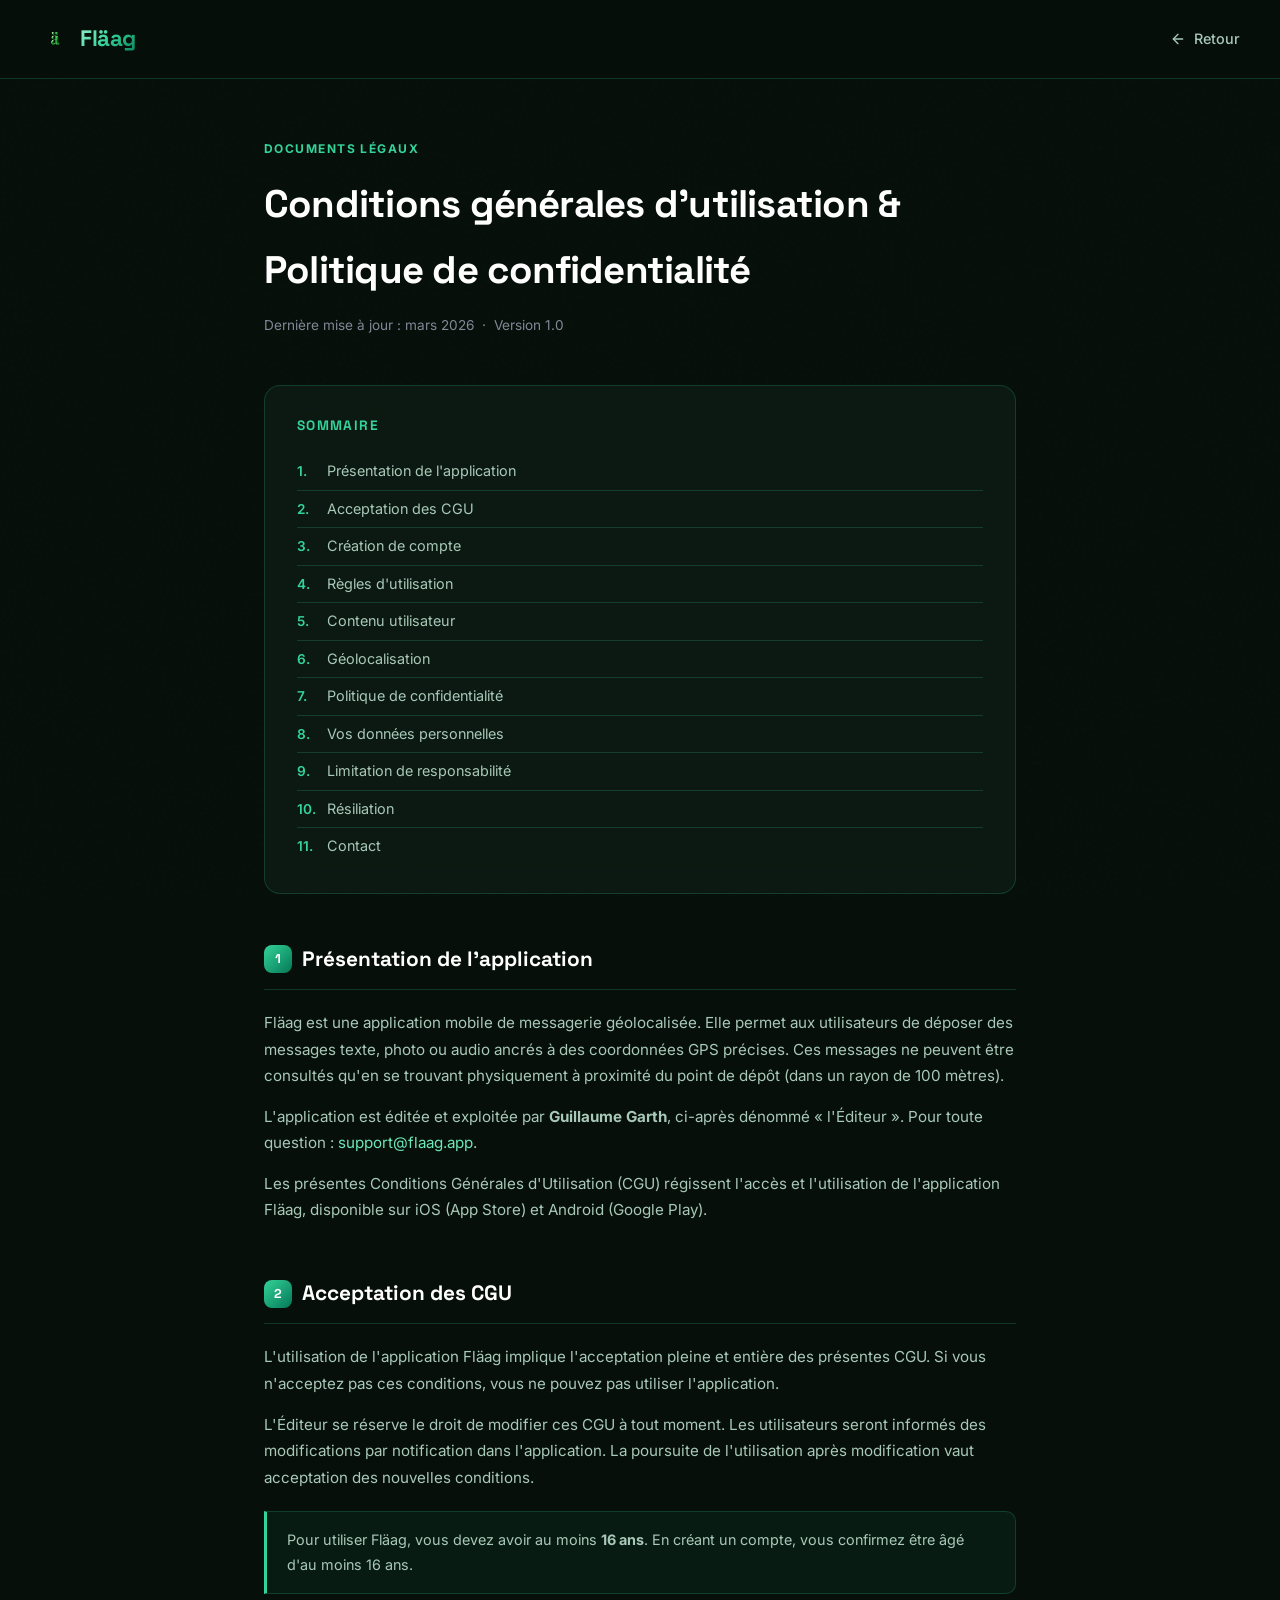
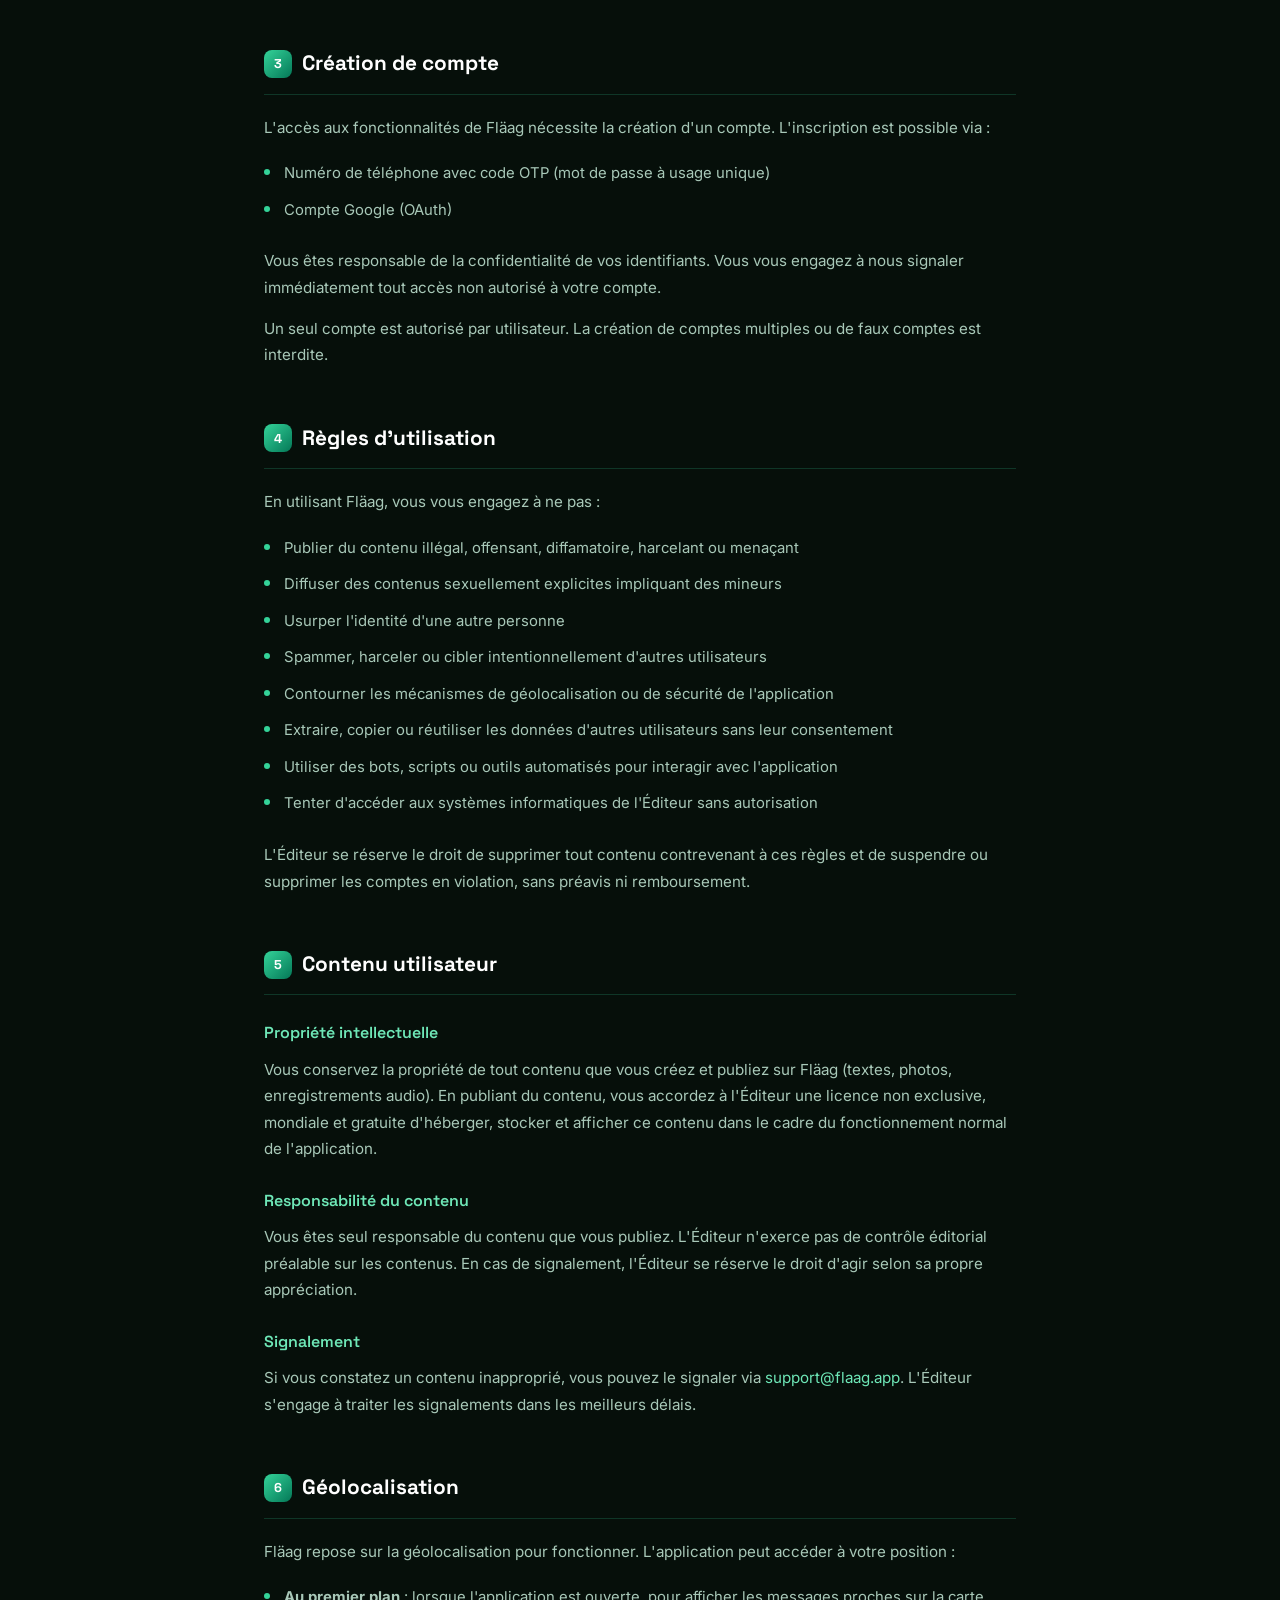
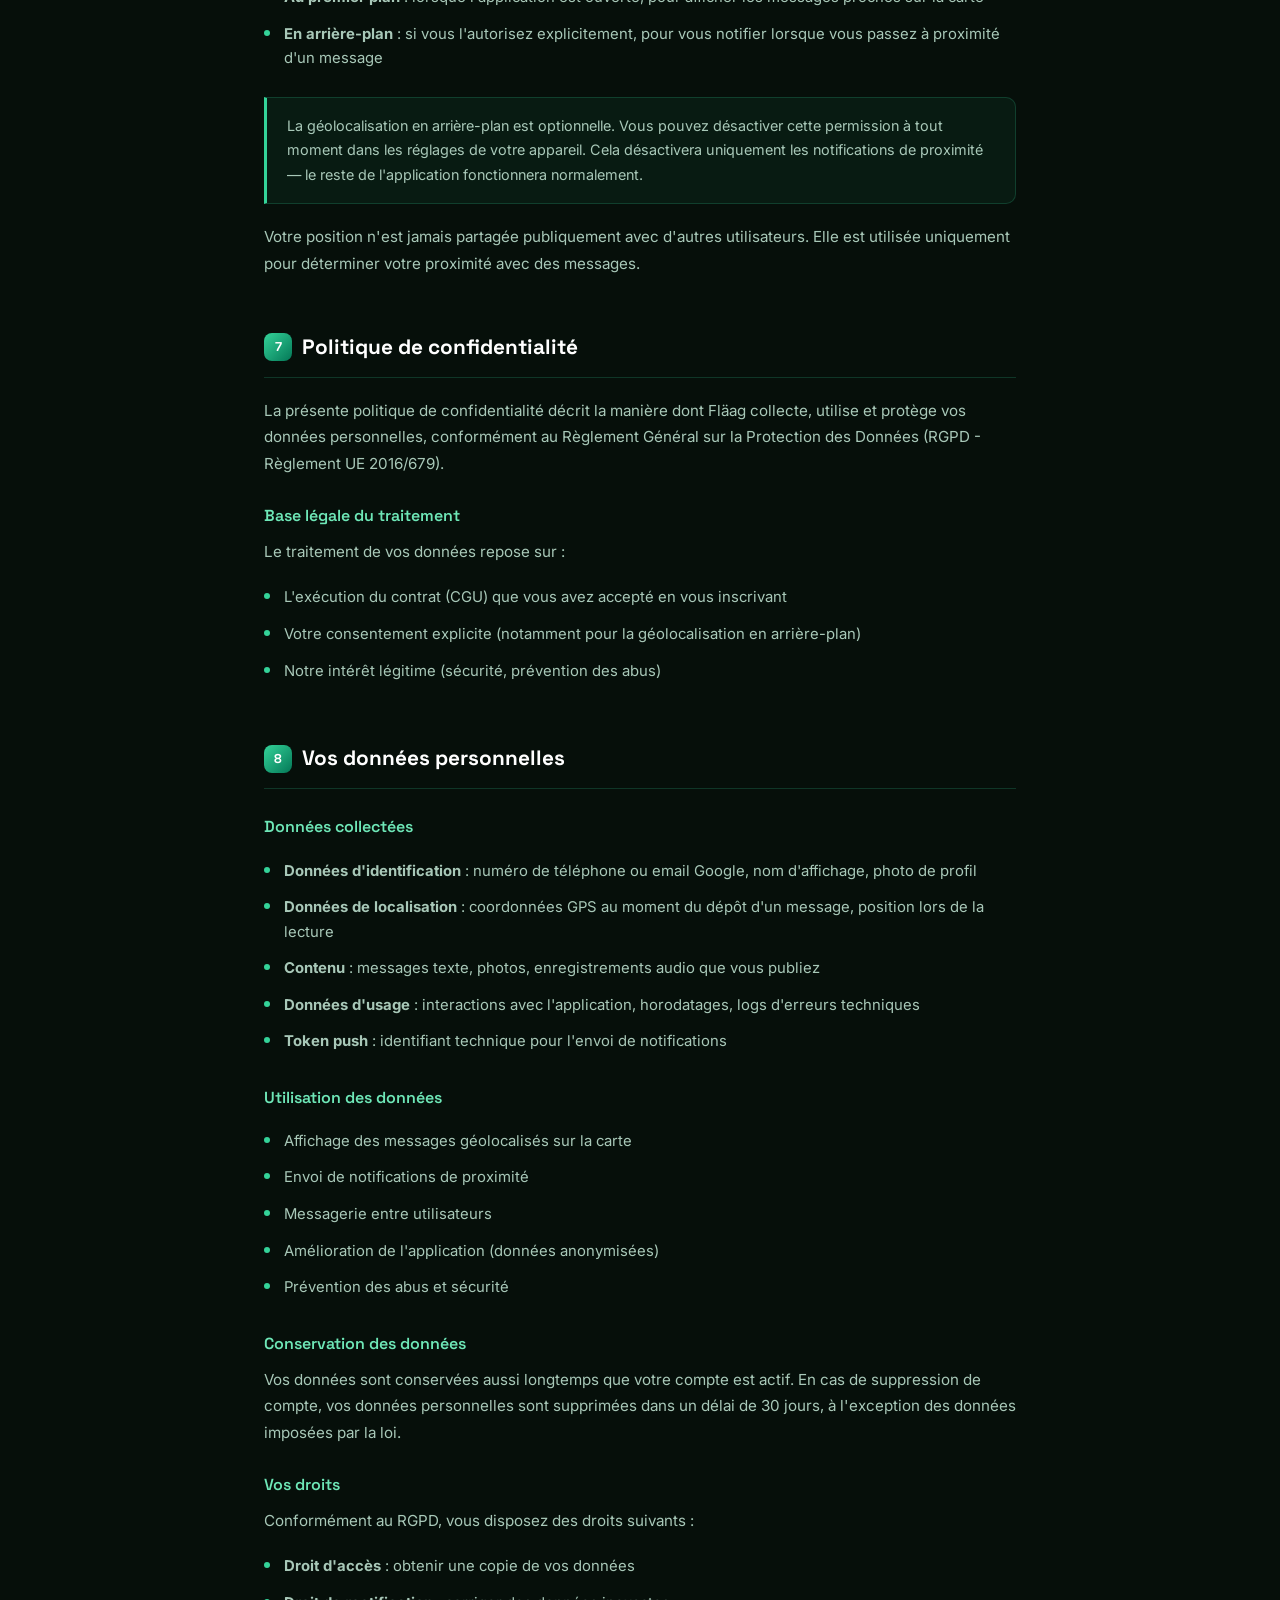
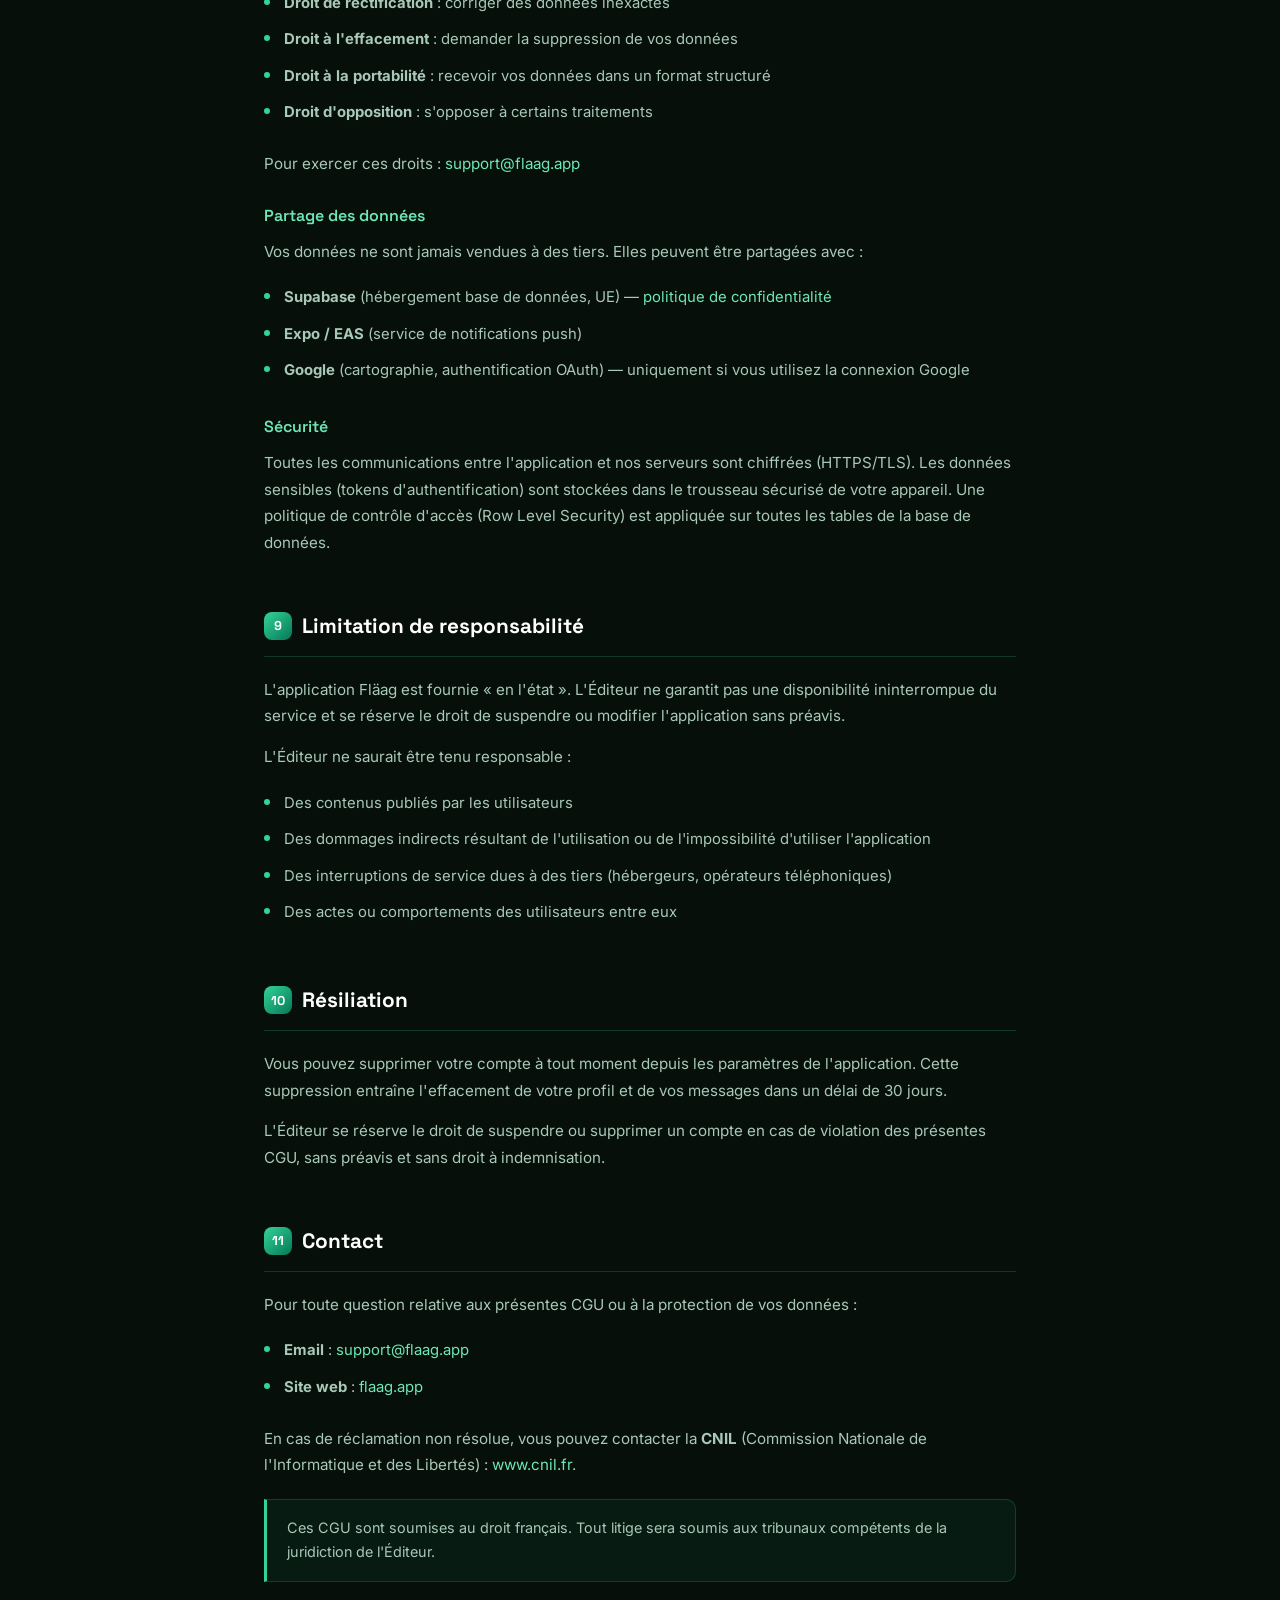
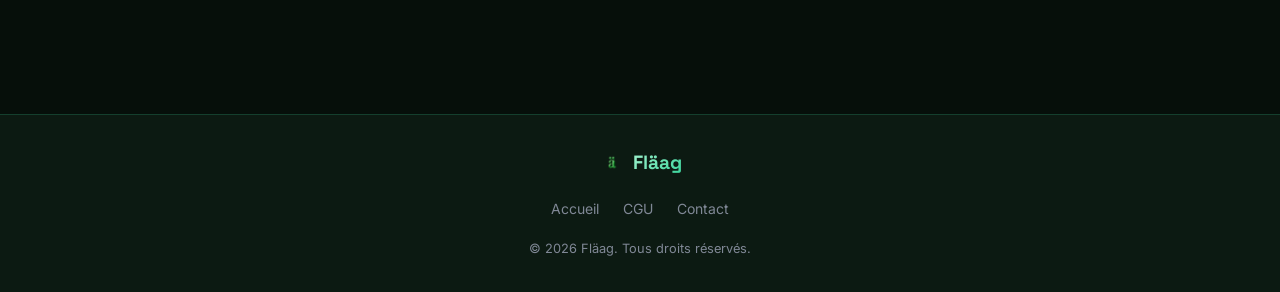
<file: cgu.html>
<!DOCTYPE html>
<html lang="fr" prefix="og: https://ogp.me/ns#">
<head>
  <meta charset="UTF-8" />
  <meta name="viewport" content="width=device-width, initial-scale=1.0" />

  <!-- ===== PRIMARY SEO ===== -->
  <title>CGU & Politique de confidentialité — Fläag, application de messagerie géolocalisée</title>
  <meta name="description" content="Conditions générales d'utilisation et politique de confidentialité de Fläag, l'application mobile de messagerie géolocalisée. Vos droits, vos données, notre engagement." />
  <meta name="author" content="Fläag" />
  <meta name="robots" content="index, follow" />
  <meta name="theme-color" content="#34D399" />
  <link rel="canonical" href="https://flaag.app/cgu.html" />

  <!-- ===== OPEN GRAPH ===== -->
  <meta property="og:type" content="website" />
  <meta property="og:site_name" content="Fläag" />
  <meta property="og:title" content="CGU & Politique de confidentialité — Fläag" />
  <meta property="og:description" content="Conditions générales d'utilisation et politique de confidentialité de Fläag, l'application de messagerie géolocalisée." />
  <meta property="og:image" content="https://flaag.app/assets/og-image.png" />
  <meta property="og:url" content="https://flaag.app/cgu.html" />
  <meta property="og:locale" content="fr_FR" />

  <!-- ===== ICONS ===== -->
  <link rel="icon" type="image/png" href="assets/logo%20transparent.png" />
  <link rel="apple-touch-icon" href="assets/logo%20transparent.png" />

  <!-- ===== JSON-LD BREADCRUMB ===== -->
  <script type="application/ld+json">
  {
    "@context": "https://schema.org",
    "@type": "BreadcrumbList",
    "itemListElement": [
      {
        "@type": "ListItem",
        "position": 1,
        "name": "Accueil",
        "item": "https://flaag.app/"
      },
      {
        "@type": "ListItem",
        "position": 2,
        "name": "CGU & Politique de confidentialité",
        "item": "https://flaag.app/cgu.html"
      }
    ]
  }
  </script>

  <!-- ===== FONTS ===== -->
  <link rel="preconnect" href="https://fonts.googleapis.com" />
  <link rel="preconnect" href="https://fonts.gstatic.com" crossorigin />
  <link href="https://fonts.googleapis.com/css2?family=Inter:wght@300;400;500;600;700&family=Space+Grotesk:wght@400;500;600;700&display=swap" rel="stylesheet" />
  <link rel="stylesheet" href="theme.css" />
  <style>
    /* nav is sticky on this page (not fixed like index) */
    nav { position: sticky; }

    body { line-height: 1.7; }

    /* LAYOUT */
    .page-wrapper {
      max-width: 800px;
      margin: 0 auto;
      padding: 60px 24px 80px;
    }

    /* TABLE OF CONTENTS */
    .toc {
      background: var(--surface-glass);
      border: 1px solid var(--border);
      border-radius: 16px;
      padding: 28px 32px;
      margin-bottom: 48px;
      backdrop-filter: blur(20px);
    }

    .toc h2 {
      font-family: 'Space Grotesk', sans-serif;
      font-size: 0.85rem;
      font-weight: 700;
      letter-spacing: 0.1em;
      text-transform: uppercase;
      color: var(--violet);
      margin-bottom: 16px;
    }

    .toc ol {
      list-style: none;
      counter-reset: toc;
    }

    .toc li {
      counter-increment: toc;
      display: flex;
      align-items: baseline;
      gap: 10px;
      padding: 6px 0;
      border-bottom: 1px solid var(--border);
    }

    .toc li:last-child { border-bottom: none; }

    .toc li::before {
      content: counter(toc) ".";
      color: var(--violet);
      font-weight: 600;
      font-size: 0.85rem;
      min-width: 20px;
    }

    .toc a {
      color: var(--text-secondary);
      text-decoration: none;
      font-size: 0.9rem;
      transition: color 0.2s;
    }

    .toc a:hover { color: var(--violet-light); }

    /* PAGE HEADER */
    .doc-header { margin-bottom: 48px; }

    .doc-label {
      font-size: 0.75rem;
      font-weight: 700;
      letter-spacing: 0.12em;
      text-transform: uppercase;
      color: var(--violet);
      margin-bottom: 12px;
    }

    .doc-header h1 {
      font-family: 'Space Grotesk', sans-serif;
      font-size: clamp(1.8rem, 4vw, 2.4rem);
      font-weight: 700;
      letter-spacing: -0.02em;
      margin-bottom: 12px;
    }

    .doc-header .meta {
      font-size: 0.85rem;
      color: var(--text-muted);
    }

    /* CONTENT SECTIONS */
    .doc-section {
      margin-bottom: 52px;
      scroll-margin-top: 80px;
    }

    .doc-section h2 {
      font-family: 'Space Grotesk', sans-serif;
      font-size: 1.3rem;
      font-weight: 700;
      color: var(--text-primary);
      margin-bottom: 20px;
      padding-bottom: 12px;
      border-bottom: 1px solid var(--border);
      display: flex;
      align-items: center;
      gap: 10px;
    }

    .doc-section h2 .section-num {
      display: inline-flex;
      align-items: center;
      justify-content: center;
      width: 28px;
      height: 28px;
      background: linear-gradient(135deg, var(--violet), var(--violet-dark));
      border-radius: 8px;
      font-size: 0.8rem;
      font-weight: 700;
      flex-shrink: 0;
    }

    .doc-section h3 {
      font-family: 'Space Grotesk', sans-serif;
      font-size: 1rem;
      font-weight: 600;
      color: var(--violet-light);
      margin: 24px 0 10px;
    }

    .doc-section p {
      font-size: 0.95rem;
      color: var(--text-secondary);
      margin-bottom: 14px;
      line-height: 1.75;
    }

    .doc-section ul, .doc-section ol {
      margin: 12px 0 20px 0;
      padding-left: 0;
      list-style: none;
    }

    .doc-section li {
      font-size: 0.93rem;
      color: var(--text-secondary);
      padding: 6px 0 6px 20px;
      position: relative;
      line-height: 1.65;
    }

    .doc-section li::before {
      content: '';
      position: absolute;
      left: 0;
      top: 14px;
      width: 6px;
      height: 6px;
      background: var(--violet);
      border-radius: 50%;
    }

    .doc-section ol { counter-reset: list; }

    .doc-section ol li::before {
      content: counter(list) ".";
      counter-increment: list;
      background: none;
      color: var(--violet);
      font-weight: 600;
      font-size: 0.85rem;
      border-radius: 0;
      top: 6px;
      width: auto;
      height: auto;
    }

    .highlight-box {
      background: rgba(52, 211, 153, 0.06);
      border: 1px solid var(--border);
      border-left: 3px solid var(--violet);
      border-radius: 0 10px 10px 0;
      padding: 16px 20px;
      margin: 20px 0;
      font-size: 0.9rem;
      color: var(--text-secondary);
    }

    a {
      color: var(--violet-light);
      text-decoration: none;
    }

    a:hover { text-decoration: underline; }

    /* CGU footer is centered (override theme's flex row) */
    footer {
      padding: 32px 24px;
      text-align: center;
    }

    .footer-inner {
      flex-direction: column;
      align-items: center;
      gap: 12px;
    }

    .footer-logo {
      display: inline-flex;
      margin-bottom: 4px;
    }

    .footer-links {
      justify-content: center;
      margin-bottom: 4px;
    }

    @media (max-width: 640px) {
      .page-wrapper { padding: 32px 16px 56px; }

      .doc-header h1 { font-size: 1.5rem; }

      .toc { padding: 20px 16px; }
      .toc li { padding: 8px 0; }

      .doc-section {
        margin-bottom: 40px;
        scroll-margin-top: 70px;
      }
      .doc-section h2 {
        font-size: 1.15rem;
        flex-wrap: wrap;
      }
      .doc-section p,
      .doc-section li { font-size: 0.9rem; }

      .highlight-box {
        font-size: 0.88rem;
        padding: 14px 16px;
      }

      .footer-links { gap: 12px; }
    }
  </style>
</head>
<body>

  <nav>
    <a href="index.html" class="nav-logo">
      <img src="assets/logo%20transparent.png" alt="Fläag logo" />
      <span class="nav-logo-text">Fläag</span>
    </a>
    <a href="index.html" class="nav-back">
      <svg width="16" height="16" viewBox="0 0 24 24" fill="none" stroke="currentColor" stroke-width="2" stroke-linecap="round" stroke-linejoin="round"><line x1="19" y1="12" x2="5" y2="12"></line><polyline points="12 19 5 12 12 5"></polyline></svg>
      Retour
    </a>
  </nav>

  <div class="page-wrapper">

    <div class="doc-header">
      <p class="doc-label">Documents légaux</p>
      <h1>Conditions générales d'utilisation &amp; Politique de confidentialité</h1>
      <p class="meta">Dernière mise à jour : mars 2026 &nbsp;·&nbsp; Version 1.0</p>
    </div>

    <!-- TABLE OF CONTENTS -->
    <div class="toc">
      <h2>Sommaire</h2>
      <ol>
        <li><a href="#presentation">Présentation de l'application</a></li>
        <li><a href="#acceptation">Acceptation des CGU</a></li>
        <li><a href="#compte">Création de compte</a></li>
        <li><a href="#utilisation">Règles d'utilisation</a></li>
        <li><a href="#contenu">Contenu utilisateur</a></li>
        <li><a href="#geolocalisation">Géolocalisation</a></li>
        <li><a href="#confidentialite">Politique de confidentialité</a></li>
        <li><a href="#donnees">Vos données personnelles</a></li>
        <li><a href="#responsabilite">Limitation de responsabilité</a></li>
        <li><a href="#resiliation">Résiliation</a></li>
        <li><a href="#contact">Contact</a></li>
      </ol>
    </div>

    <!-- SECTION 1 -->
    <div class="doc-section" id="presentation">
      <h2><span class="section-num">1</span> Présentation de l'application</h2>
      <p>
        Fläag est une application mobile de messagerie géolocalisée. Elle permet aux utilisateurs de déposer des messages texte, photo ou audio ancrés à des coordonnées GPS précises. Ces messages ne peuvent être consultés qu'en se trouvant physiquement à proximité du point de dépôt (dans un rayon de 100 mètres).
      </p>
      <p>
        L'application est éditée et exploitée par <strong>Guillaume Garth</strong>, ci-après dénommé «&nbsp;l'Éditeur&nbsp;». Pour toute question : <a href="mailto:support@flaag.app">support@flaag.app</a>.
      </p>
      <p>
        Les présentes Conditions Générales d'Utilisation (CGU) régissent l'accès et l'utilisation de l'application Fläag, disponible sur iOS (App Store) et Android (Google Play).
      </p>
    </div>

    <!-- SECTION 2 -->
    <div class="doc-section" id="acceptation">
      <h2><span class="section-num">2</span> Acceptation des CGU</h2>
      <p>
        L'utilisation de l'application Fläag implique l'acceptation pleine et entière des présentes CGU. Si vous n'acceptez pas ces conditions, vous ne pouvez pas utiliser l'application.
      </p>
      <p>
        L'Éditeur se réserve le droit de modifier ces CGU à tout moment. Les utilisateurs seront informés des modifications par notification dans l'application. La poursuite de l'utilisation après modification vaut acceptation des nouvelles conditions.
      </p>
      <div class="highlight-box">
        Pour utiliser Fläag, vous devez avoir au moins <strong>16 ans</strong>. En créant un compte, vous confirmez être âgé d'au moins 16 ans.
      </div>
    </div>

    <!-- SECTION 3 -->
    <div class="doc-section" id="compte">
      <h2><span class="section-num">3</span> Création de compte</h2>
      <p>L'accès aux fonctionnalités de Fläag nécessite la création d'un compte. L'inscription est possible via :</p>
      <ul>
        <li>Numéro de téléphone avec code OTP (mot de passe à usage unique)</li>
        <li>Compte Google (OAuth)</li>
      </ul>
      <p>
        Vous êtes responsable de la confidentialité de vos identifiants. Vous vous engagez à nous signaler immédiatement tout accès non autorisé à votre compte.
      </p>
      <p>
        Un seul compte est autorisé par utilisateur. La création de comptes multiples ou de faux comptes est interdite.
      </p>
    </div>

    <!-- SECTION 4 -->
    <div class="doc-section" id="utilisation">
      <h2><span class="section-num">4</span> Règles d'utilisation</h2>
      <p>En utilisant Fläag, vous vous engagez à ne pas :</p>
      <ul>
        <li>Publier du contenu illégal, offensant, diffamatoire, harcelant ou menaçant</li>
        <li>Diffuser des contenus sexuellement explicites impliquant des mineurs</li>
        <li>Usurper l'identité d'une autre personne</li>
        <li>Spammer, harceler ou cibler intentionnellement d'autres utilisateurs</li>
        <li>Contourner les mécanismes de géolocalisation ou de sécurité de l'application</li>
        <li>Extraire, copier ou réutiliser les données d'autres utilisateurs sans leur consentement</li>
        <li>Utiliser des bots, scripts ou outils automatisés pour interagir avec l'application</li>
        <li>Tenter d'accéder aux systèmes informatiques de l'Éditeur sans autorisation</li>
      </ul>
      <p>
        L'Éditeur se réserve le droit de supprimer tout contenu contrevenant à ces règles et de suspendre ou supprimer les comptes en violation, sans préavis ni remboursement.
      </p>
    </div>

    <!-- SECTION 5 -->
    <div class="doc-section" id="contenu">
      <h2><span class="section-num">5</span> Contenu utilisateur</h2>
      <h3>Propriété intellectuelle</h3>
      <p>
        Vous conservez la propriété de tout contenu que vous créez et publiez sur Fläag (textes, photos, enregistrements audio). En publiant du contenu, vous accordez à l'Éditeur une licence non exclusive, mondiale et gratuite d'héberger, stocker et afficher ce contenu dans le cadre du fonctionnement normal de l'application.
      </p>
      <h3>Responsabilité du contenu</h3>
      <p>
        Vous êtes seul responsable du contenu que vous publiez. L'Éditeur n'exerce pas de contrôle éditorial préalable sur les contenus. En cas de signalement, l'Éditeur se réserve le droit d'agir selon sa propre appréciation.
      </p>
      <h3>Signalement</h3>
      <p>
        Si vous constatez un contenu inapproprié, vous pouvez le signaler via <a href="mailto:support@flaag.app">support@flaag.app</a>. L'Éditeur s'engage à traiter les signalements dans les meilleurs délais.
      </p>
    </div>

    <!-- SECTION 6 -->
    <div class="doc-section" id="geolocalisation">
      <h2><span class="section-num">6</span> Géolocalisation</h2>
      <p>
        Fläag repose sur la géolocalisation pour fonctionner. L'application peut accéder à votre position :
      </p>
      <ul>
        <li><strong>Au premier plan</strong> : lorsque l'application est ouverte, pour afficher les messages proches sur la carte</li>
        <li><strong>En arrière-plan</strong> : si vous l'autorisez explicitement, pour vous notifier lorsque vous passez à proximité d'un message</li>
      </ul>
      <div class="highlight-box">
        La géolocalisation en arrière-plan est optionnelle. Vous pouvez désactiver cette permission à tout moment dans les réglages de votre appareil. Cela désactivera uniquement les notifications de proximité — le reste de l'application fonctionnera normalement.
      </div>
      <p>
        Votre position n'est jamais partagée publiquement avec d'autres utilisateurs. Elle est utilisée uniquement pour déterminer votre proximité avec des messages.
      </p>
    </div>

    <!-- SECTION 7 -->
    <div class="doc-section" id="confidentialite">
      <h2><span class="section-num">7</span> Politique de confidentialité</h2>
      <p>
        La présente politique de confidentialité décrit la manière dont Fläag collecte, utilise et protège vos données personnelles, conformément au Règlement Général sur la Protection des Données (RGPD - Règlement UE 2016/679).
      </p>
      <h3>Base légale du traitement</h3>
      <p>
        Le traitement de vos données repose sur :
      </p>
      <ul>
        <li>L'exécution du contrat (CGU) que vous avez accepté en vous inscrivant</li>
        <li>Votre consentement explicite (notamment pour la géolocalisation en arrière-plan)</li>
        <li>Notre intérêt légitime (sécurité, prévention des abus)</li>
      </ul>
    </div>

    <!-- SECTION 8 -->
    <div class="doc-section" id="donnees">
      <h2><span class="section-num">8</span> Vos données personnelles</h2>

      <h3>Données collectées</h3>
      <ul>
        <li><strong>Données d'identification</strong> : numéro de téléphone ou email Google, nom d'affichage, photo de profil</li>
        <li><strong>Données de localisation</strong> : coordonnées GPS au moment du dépôt d'un message, position lors de la lecture</li>
        <li><strong>Contenu</strong> : messages texte, photos, enregistrements audio que vous publiez</li>
        <li><strong>Données d'usage</strong> : interactions avec l'application, horodatages, logs d'erreurs techniques</li>
        <li><strong>Token push</strong> : identifiant technique pour l'envoi de notifications</li>
      </ul>

      <h3>Utilisation des données</h3>
      <ul>
        <li>Affichage des messages géolocalisés sur la carte</li>
        <li>Envoi de notifications de proximité</li>
        <li>Messagerie entre utilisateurs</li>
        <li>Amélioration de l'application (données anonymisées)</li>
        <li>Prévention des abus et sécurité</li>
      </ul>

      <h3>Conservation des données</h3>
      <p>
        Vos données sont conservées aussi longtemps que votre compte est actif. En cas de suppression de compte, vos données personnelles sont supprimées dans un délai de 30 jours, à l'exception des données imposées par la loi.
      </p>

      <h3>Vos droits</h3>
      <p>Conformément au RGPD, vous disposez des droits suivants :</p>
      <ul>
        <li><strong>Droit d'accès</strong> : obtenir une copie de vos données</li>
        <li><strong>Droit de rectification</strong> : corriger des données inexactes</li>
        <li><strong>Droit à l'effacement</strong> : demander la suppression de vos données</li>
        <li><strong>Droit à la portabilité</strong> : recevoir vos données dans un format structuré</li>
        <li><strong>Droit d'opposition</strong> : s'opposer à certains traitements</li>
      </ul>
      <p>
        Pour exercer ces droits : <a href="mailto:support@flaag.app">support@flaag.app</a>
      </p>

      <h3>Partage des données</h3>
      <p>
        Vos données ne sont jamais vendues à des tiers. Elles peuvent être partagées avec :
      </p>
      <ul>
        <li><strong>Supabase</strong> (hébergement base de données, UE) — <a href="https://supabase.com/privacy" target="_blank" rel="noopener">politique de confidentialité</a></li>
        <li><strong>Expo / EAS</strong> (service de notifications push)</li>
        <li><strong>Google</strong> (cartographie, authentification OAuth) — uniquement si vous utilisez la connexion Google</li>
      </ul>

      <h3>Sécurité</h3>
      <p>
        Toutes les communications entre l'application et nos serveurs sont chiffrées (HTTPS/TLS). Les données sensibles (tokens d'authentification) sont stockées dans le trousseau sécurisé de votre appareil. Une politique de contrôle d'accès (Row Level Security) est appliquée sur toutes les tables de la base de données.
      </p>
    </div>

    <!-- SECTION 9 -->
    <div class="doc-section" id="responsabilite">
      <h2><span class="section-num">9</span> Limitation de responsabilité</h2>
      <p>
        L'application Fläag est fournie «&nbsp;en l'état&nbsp;». L'Éditeur ne garantit pas une disponibilité ininterrompue du service et se réserve le droit de suspendre ou modifier l'application sans préavis.
      </p>
      <p>
        L'Éditeur ne saurait être tenu responsable :
      </p>
      <ul>
        <li>Des contenus publiés par les utilisateurs</li>
        <li>Des dommages indirects résultant de l'utilisation ou de l'impossibilité d'utiliser l'application</li>
        <li>Des interruptions de service dues à des tiers (hébergeurs, opérateurs téléphoniques)</li>
        <li>Des actes ou comportements des utilisateurs entre eux</li>
      </ul>
    </div>

    <!-- SECTION 10 -->
    <div class="doc-section" id="resiliation">
      <h2><span class="section-num">10</span> Résiliation</h2>
      <p>
        Vous pouvez supprimer votre compte à tout moment depuis les paramètres de l'application. Cette suppression entraîne l'effacement de votre profil et de vos messages dans un délai de 30 jours.
      </p>
      <p>
        L'Éditeur se réserve le droit de suspendre ou supprimer un compte en cas de violation des présentes CGU, sans préavis et sans droit à indemnisation.
      </p>
    </div>

    <!-- SECTION 11 -->
    <div class="doc-section" id="contact">
      <h2><span class="section-num">11</span> Contact</h2>
      <p>Pour toute question relative aux présentes CGU ou à la protection de vos données :</p>
      <ul>
        <li><strong>Email</strong> : <a href="mailto:support@flaag.app">support@flaag.app</a></li>
        <li><strong>Site web</strong> : <a href="index.html">flaag.app</a></li>
      </ul>
      <p>
        En cas de réclamation non résolue, vous pouvez contacter la <strong>CNIL</strong> (Commission Nationale de l'Informatique et des Libertés) : <a href="https://www.cnil.fr" target="_blank" rel="noopener">www.cnil.fr</a>.
      </p>
      <div class="highlight-box">
        Ces CGU sont soumises au droit français. Tout litige sera soumis aux tribunaux compétents de la juridiction de l'Éditeur.
      </div>
    </div>

  </div>

  <footer>
    <div class="footer-inner">
      <div class="footer-logo">
        <img src="assets/logo%20transparent.png" alt="Fläag" width="26" height="26" loading="lazy" />
        <span class="footer-logo-text">Fläag</span>
      </div>
      <ul class="footer-links">
        <li><a href="index.html">Accueil</a></li>
        <li><a href="cgu.html">CGU</a></li>
        <li><a href="mailto:support@flaag.app">Contact</a></li>
      </ul>
      <p class="footer-copy">&copy; 2026 Fläag. Tous droits réservés.</p>
    </div>
  </footer>

</body>
</html>
</file>
<file: theme.css>
/* ===== RESET ===== */
*, *::before, *::after {
  box-sizing: border-box;
  margin: 0;
  padding: 0;
}

/* ===== DESIGN TOKENS ===== */
:root {
  --bg-primary: #060F0A;
  --bg-secondary: #0C1A12;
  --bg-tertiary: #12231A;
  --surface: #0F1F16;
  --surface-glass: rgba(15, 31, 22, 0.7);
  --violet: #34D399;
  --violet-light: #6EE7B7;
  --violet-dark: #047857;
  --violet-deeper: #059669;
  --lavender: #A7F3D0;
  --text-primary: #FFFFFF;
  --text-secondary: #A8C8B8;
  --text-muted: #808896;
  --border: rgba(52, 211, 153, 0.2);
  --border-glow: rgba(52, 211, 153, 0.45);
  --success: #5FD68A;
  --warning: #FFA94D;
}

/* ===== BASE ===== */
html {
  scroll-behavior: smooth;
}

body {
  font-family: 'Inter', sans-serif;
  background-color: var(--bg-primary);
  color: var(--text-primary);
  line-height: 1.6;
  overflow-x: hidden;
}

/* Noise texture overlay */
body::before {
  content: '';
  position: fixed;
  inset: 0;
  background-image: url("data:image/svg+xml,%3Csvg viewBox='0 0 256 256' xmlns='http://www.w3.org/2000/svg'%3E%3Cfilter id='noise'%3E%3CfeTurbulence type='fractalNoise' baseFrequency='0.9' numOctaves='4' stitchTiles='stitch'/%3E%3C/filter%3E%3Crect width='100%25' height='100%25' filter='url(%23noise)' opacity='0.03'/%3E%3C/svg%3E");
  pointer-events: none;
  z-index: 0;
  opacity: 0.4;
}

/* ===== NAV ===== */
nav {
  position: fixed;
  top: 0;
  left: 0;
  right: 0;
  z-index: 100;
  display: flex;
  align-items: center;
  justify-content: space-between;
  padding: 20px 40px;
  background: rgba(6, 15, 10, 0.85);
  backdrop-filter: blur(20px);
  border-bottom: 1px solid var(--border);
}

.nav-logo {
  display: flex;
  align-items: center;
  gap: 10px;
  text-decoration: none;
}

.nav-logo img {
  width: 30px;
  height: 30px;
  border-radius: 8px;
}

.nav-logo-text {
  font-family: 'Space Grotesk', sans-serif;
  font-size: 1.4rem;
  font-weight: 700;
  background: linear-gradient(135deg, var(--lavender), var(--violet), var(--violet-dark));
  -webkit-background-clip: text;
  -webkit-text-fill-color: transparent;
  background-clip: text;
  letter-spacing: -0.02em;
}

.nav-links {
  display: flex;
  gap: 32px;
  list-style: none;
}

.nav-links a {
  color: var(--text-secondary);
  text-decoration: none;
  font-size: 0.9rem;
  font-weight: 500;
  transition: color 0.2s;
}

.nav-links a:hover {
  color: var(--violet-light);
}

.nav-cta {
  padding: 10px 24px;
  background: linear-gradient(135deg, var(--violet), var(--violet-dark));
  border: none;
  border-radius: 50px;
  color: #fff;
  font-size: 0.9rem;
  font-weight: 600;
  cursor: pointer;
  text-decoration: none;
  transition: opacity 0.2s, transform 0.2s;
  box-shadow: 0 0 20px rgba(52, 211, 153, 0.3);
}

.nav-cta:hover {
  opacity: 0.9;
  transform: translateY(-1px);
}

.nav-back {
  display: flex;
  align-items: center;
  gap: 8px;
  color: var(--text-secondary);
  text-decoration: none;
  font-size: 0.9rem;
  font-weight: 500;
  transition: color 0.2s;
}

.nav-back:hover {
  color: var(--violet-light);
}

/* ===== FOOTER ===== */
footer {
  background: var(--bg-secondary);
  border-top: 1px solid var(--border);
  padding: 40px 24px;
}

.footer-inner {
  max-width: 1100px;
  margin: 0 auto;
  display: flex;
  align-items: center;
  justify-content: space-between;
  flex-wrap: wrap;
  gap: 24px;
}

.footer-logo {
  display: flex;
  align-items: center;
  gap: 8px;
}

.footer-logo img {
  width: 26px;
  height: 26px;
  border-radius: 6px;
}

.footer-logo-text {
  font-family: 'Space Grotesk', sans-serif;
  font-size: 1.2rem;
  font-weight: 700;
  background: linear-gradient(135deg, var(--lavender), var(--violet));
  -webkit-background-clip: text;
  -webkit-text-fill-color: transparent;
  background-clip: text;
}

.footer-links {
  display: flex;
  gap: 24px;
  list-style: none;
  flex-wrap: wrap;
}

.footer-links a {
  color: var(--text-muted);
  text-decoration: none;
  font-size: 0.875rem;
  transition: color 0.2s;
}

.footer-links a:hover {
  color: var(--violet-light);
}

.footer-copy {
  font-size: 0.8rem;
  color: var(--text-muted);
}

/* ===== SCROLL ANIMATIONS ===== */
.fade-in {
  opacity: 0;
  transform: translateY(24px);
  transition: opacity 0.6s ease, transform 0.6s ease;
}

.fade-in.visible {
  opacity: 1;
  transform: translateY(0);
}

/* ===== RESPONSIVE — shared ===== */
@media (max-width: 768px) {
  nav {
    padding: 14px 20px;
  }

  .nav-links {
    display: none;
  }

  .footer-inner {
    flex-direction: column;
    align-items: center;
    text-align: center;
    gap: 16px;
  }

  .footer-links {
    justify-content: center;
    gap: 16px;
  }
}

@media (max-width: 640px) {
  .nav-back span {
    display: none;
  }
}
</file>
